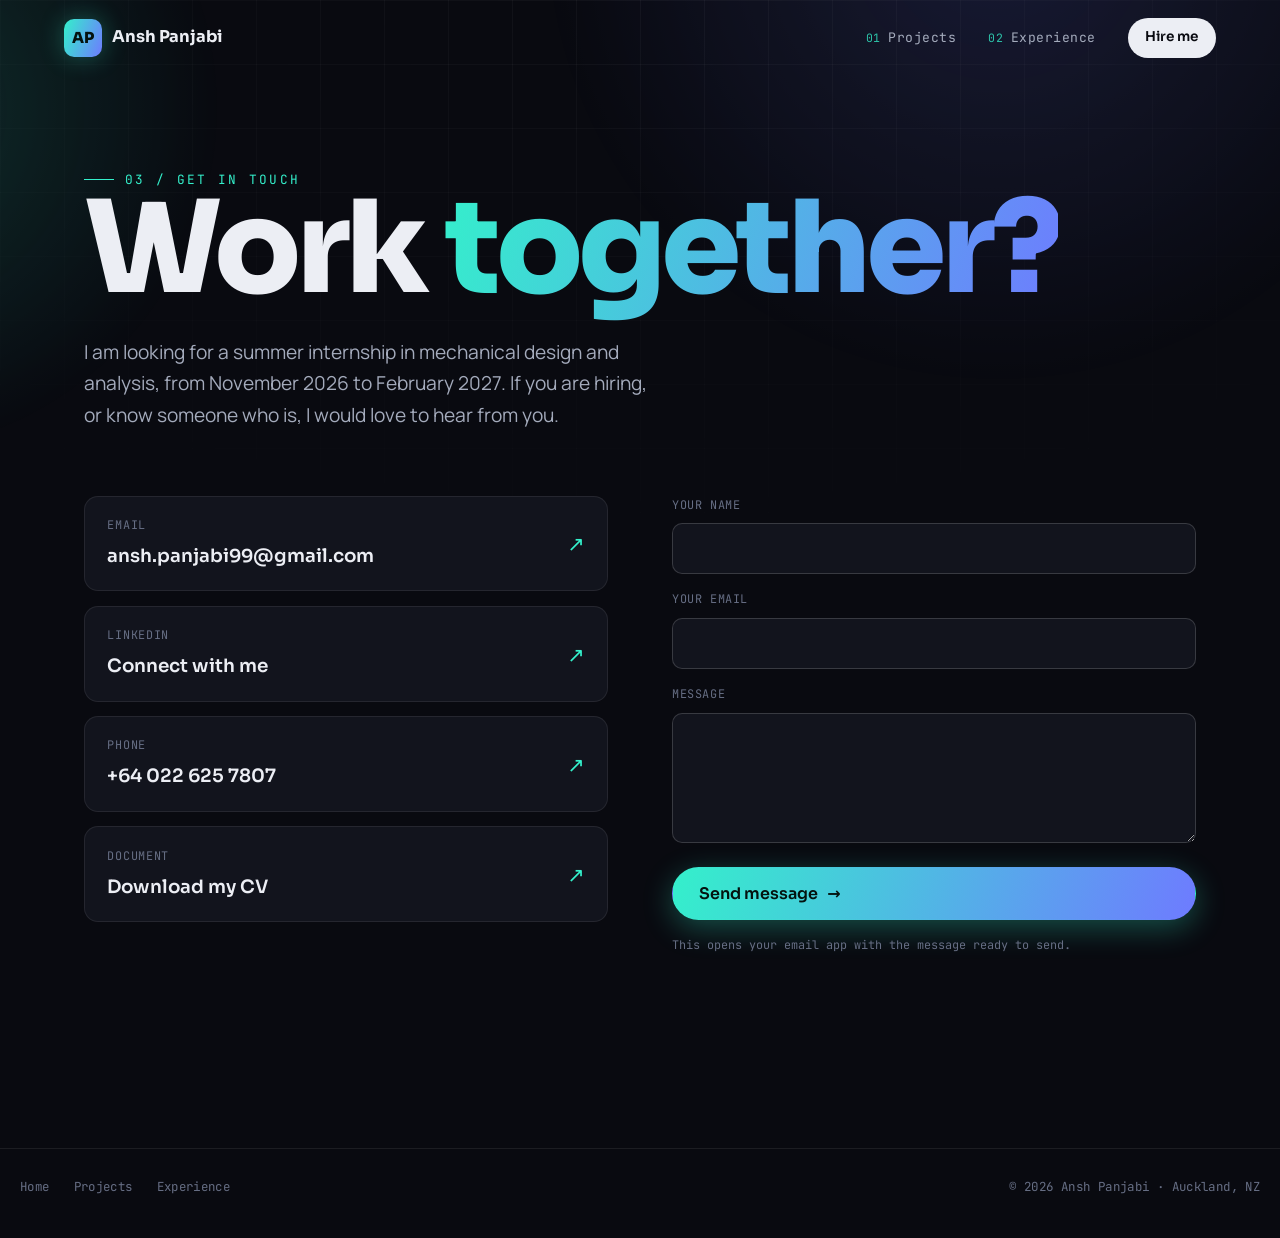
<file: contact.html>
<!DOCTYPE html>
<html lang="en-NZ" class="no-js">
<head>
<meta charset="UTF-8">
<meta name="viewport" content="width=device-width, initial-scale=1.0">
<title>Contact | Ansh Panjabi</title>
<meta name="description" content="Get in touch with Ansh Panjabi about a summer mechanical engineering internship, Nov 2026 to Feb 2027.">
<link rel="preconnect" href="https://fonts.googleapis.com">
<link rel="preconnect" href="https://fonts.gstatic.com" crossorigin>
<link href="https://fonts.googleapis.com/css2?family=Sora:wght@400;500;600;700;800&family=Manrope:wght@400;500;600;700&family=JetBrains+Mono:wght@400;500&display=swap" rel="stylesheet">
<link rel="stylesheet" href="styles.css">
<script>document.documentElement.classList.remove('no-js');document.documentElement.classList.add('js');</script>
</head>
<body>

<nav class="nav">
  <a class="brand" href="index.html"><span class="mark">AP</span><b>Ansh Panjabi</b></a>
  <div class="nav-links">
    <a href="projects.html"><span class="ix">01</span> Projects</a>
    <a href="experience.html"><span class="ix">02</span> Experience</a>
    <a class="cta" href="contact.html">Hire me</a>
  </div>
  <button class="nav-toggle" aria-label="Open menu" aria-expanded="false"><span></span><span></span><span></span></button>
</nav>

<div class="nav-overlay" aria-hidden="true">
  <a href="projects.html"><span class="ix">01</span> Projects</a>
  <a href="experience.html"><span class="ix">02</span> Experience</a>
  <a href="contact.html"><span class="ix">03</span> Contact</a>
</div>

<header class="contact-hero wrap">
  <span class="eyebrow hero-anim" style="--hd:.05s">03 / Get in touch</span>
  <h1 class="hero-anim" style="--hd:.15s">Work <em>together?</em></h1>
  <p class="hero-anim" style="--hd:.3s">I am looking for a summer internship in mechanical design and analysis, from November 2026 to February 2027. If you are hiring, or know someone who is, I would love to hear from you.</p>
</header>

<main class="wrap" style="padding-bottom:clamp(3rem,8vw,6rem);">
  <div class="contact-grid">

    <div class="channels reveal">
      <a class="channel" href="mailto:ansh.panjabi99@gmail.com">
        <span><span class="lab">Email</span><span class="val">ansh.panjabi99@gmail.com</span></span>
        <span class="arr">&#8599;</span>
      </a>
      <a class="channel" href="https://www.linkedin.com/in/YOUR-LINKEDIN" target="_blank" rel="noopener">
        <span><span class="lab">LinkedIn</span><span class="val">Connect with me</span></span>
        <span class="arr">&#8599;</span>
      </a>
      <a class="channel" href="tel:+64226257807">
        <span><span class="lab">Phone</span><span class="val">+64 022 625 7807</span></span>
        <span class="arr">&#8599;</span>
      </a>
      <a class="channel" href="Ansh_Panjabi_CV.pdf" target="_blank" rel="noopener">
        <span><span class="lab">Document</span><span class="val">Download my CV</span></span>
        <span class="arr">&#8599;</span>
      </a>
    </div>

    <div class="reveal" style="--d:.1s">
      <form class="contact-form" id="contact-form">
        <div class="field">
          <label for="cf-name">Your name</label>
          <input id="cf-name" name="name" type="text" autocomplete="name" required>
        </div>
        <div class="field">
          <label for="cf-email">Your email</label>
          <input id="cf-email" name="email" type="email" autocomplete="email" required>
        </div>
        <div class="field">
          <label for="cf-msg">Message</label>
          <textarea id="cf-msg" name="message" required></textarea>
        </div>
        <button class="btn btn-primary" type="submit">Send message <span class="arr">&rarr;</span></button>
        <p class="form-note">This opens your email app with the message ready to send.</p>
      </form>
    </div>

  </div>
</main>

<footer class="foot">
  <div class="foot-bar wrap" style="border-top:0;">
    <div class="links">
      <a href="index.html">Home</a>
      <a href="projects.html">Projects</a>
      <a href="experience.html">Experience</a>
    </div>
    <span>© <span id="year">2026</span> Ansh Panjabi · Auckland, NZ</span>
  </div>
</footer>

<script src="script.js"></script>
</body>
</html>
</file>
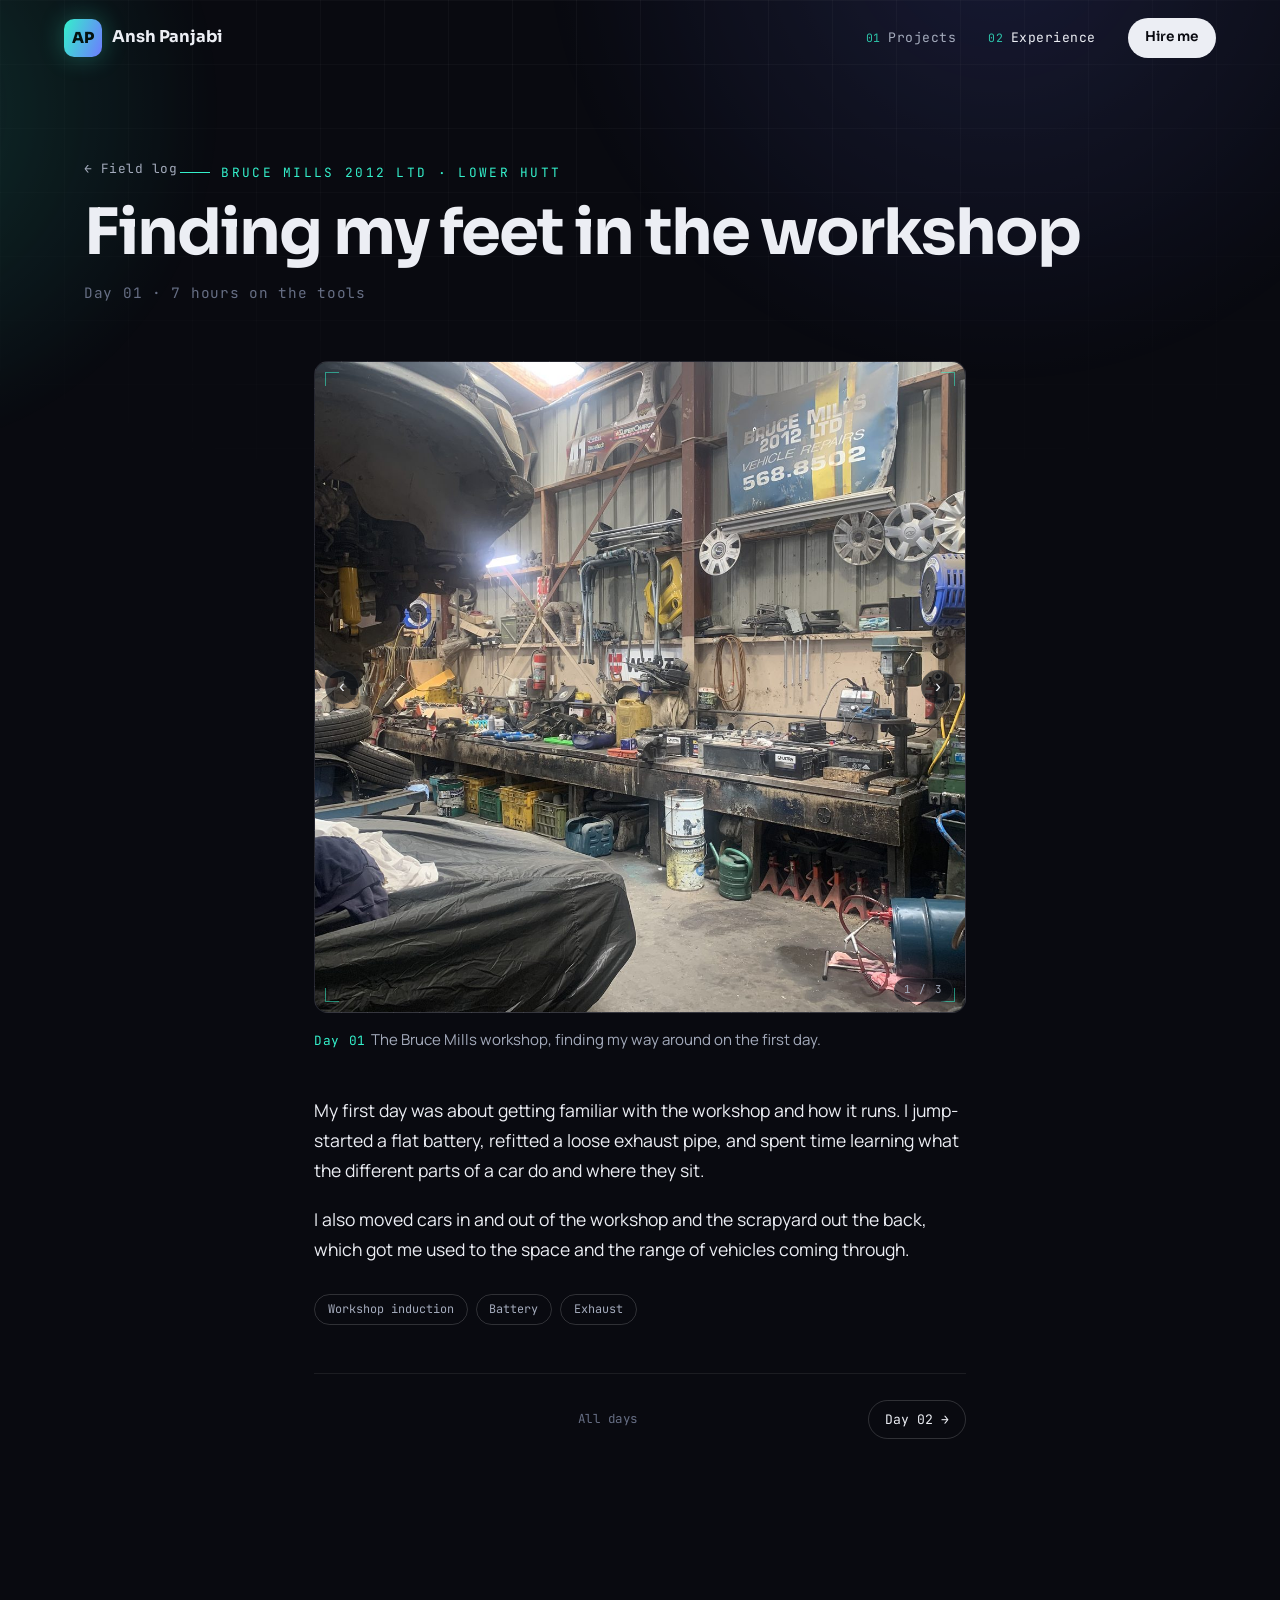
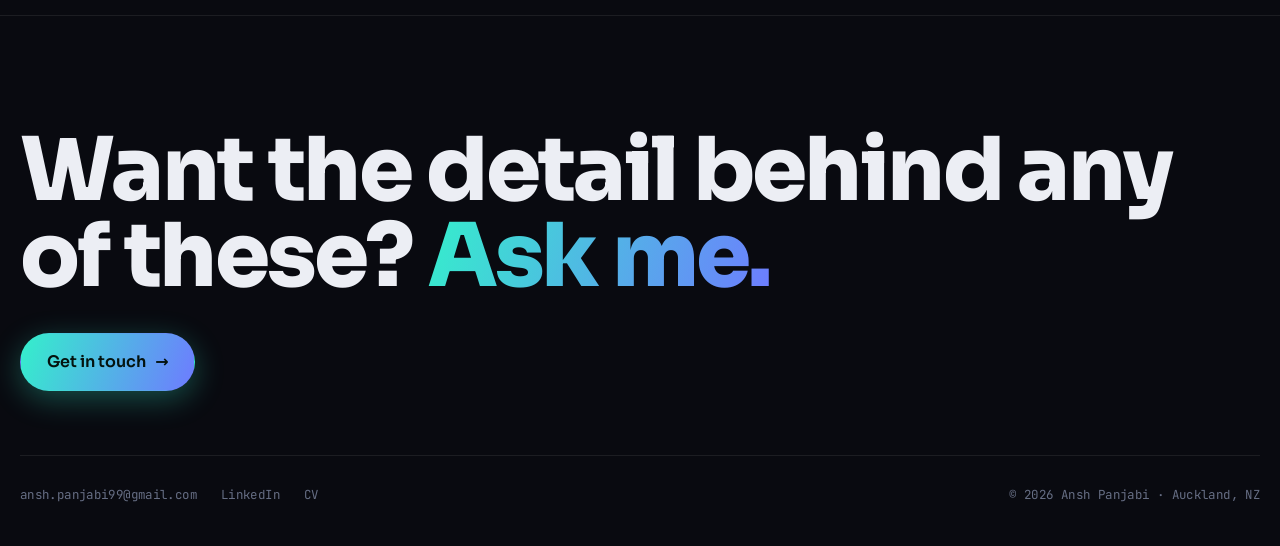
<file: day.html>
<!DOCTYPE html>
<html lang="en-NZ" class="no-js">
<head>
<meta charset="UTF-8">
<meta name="viewport" content="width=device-width, initial-scale=1.0">
<title>Field log | Ansh Panjabi</title>
<meta name="description" content="A day from Ansh Panjabi's mechanical internship at Bruce Mills 2012 Ltd: the work, the tools, and the photos.">
<link rel="preconnect" href="https://fonts.googleapis.com">
<link rel="preconnect" href="https://fonts.gstatic.com" crossorigin>
<link href="https://fonts.googleapis.com/css2?family=Sora:wght@400;500;600;700;800&family=Manrope:wght@400;500;600;700&family=JetBrains+Mono:wght@400;500&display=swap" rel="stylesheet">
<link rel="stylesheet" href="styles.css">
<script>document.documentElement.classList.remove('no-js');document.documentElement.classList.add('js');</script>
</head>
<body>

<nav class="nav">
  <a class="brand" href="index.html"><span class="mark">AP</span><b>Ansh Panjabi</b></a>
  <div class="nav-links">
    <a href="projects.html"><span class="ix">01</span> Projects</a>
    <a href="experience.html" aria-current="page"><span class="ix">02</span> Experience</a>
    <a class="cta" href="contact.html">Hire me</a>
  </div>
  <button class="nav-toggle" aria-label="Open menu" aria-expanded="false"><span></span><span></span><span></span></button>
</nav>

<div class="nav-overlay" aria-hidden="true">
  <a href="projects.html"><span class="ix">01</span> Projects</a>
  <a href="experience.html"><span class="ix">02</span> Experience</a>
  <a href="contact.html"><span class="ix">03</span> Contact</a>
</div>

<header class="page-top wrap">
  <a class="back-link" href="experience.html"><span class="ar">&larr;</span> Field log</a>
  <span class="eyebrow" style="margin-top:1.1rem;">Bruce Mills 2012 Ltd &middot; Lower Hutt</span>
  <h2 id="day-title" style="font-family:var(--font-display); font-weight:700; font-size:clamp(2.2rem,6vw,4rem); line-height:1.04; letter-spacing:-.03em; margin-top:1.1rem;">&nbsp;</h2>
  <p id="day-meta" class="day-meta mono">&nbsp;</p>
</header>

<main class="wrap day-wrap">
  <noscript><p style="color:var(--text-dim);">This page needs JavaScript to load the day's write-up and photos. You can head <a href="experience.html">back to the field log</a>.</p></noscript>
  <div id="day-media" class="day-media"></div>
  <div id="day-body" class="day-body"></div>
  <nav id="day-nav" class="day-nav" aria-label="Move between days"></nav>
</main>

<footer class="foot">
  <div class="foot-cta wrap">
    <h2>Want the detail behind any of these? <em>Ask me.</em></h2>
    <a class="btn btn-primary" href="contact.html">Get in touch <span class="arr">&rarr;</span></a>
  </div>
  <div class="foot-bar wrap">
    <div class="links">
      <a href="mailto:ansh.panjabi99@gmail.com">ansh.panjabi99@gmail.com</a>
      <a href="https://www.linkedin.com/in/ansh-panjabi-087a18276" target="_blank" rel="noopener">LinkedIn</a>
      <a href="Ansh_Panjabi_CV.pdf" target="_blank" rel="noopener">CV</a>
    </div>
    <span>&copy; <span id="year">2026</span> Ansh Panjabi &middot; Auckland, NZ</span>
  </div>
</footer>

<!-- day content is data-driven: render BEFORE script.js so its slideshow/lightbox pick up the generated frame -->
<script src="intern-days.js"></script>
<script>
(function(){
  var DAYS = window.INTERN_DAYS || {};
  var params = new URLSearchParams(window.location.search);
  var n = parseInt(params.get('day'), 10);
  if(!DAYS[n]) n = 1;
  var d = DAYS[n];
  var pad = (n < 10 ? '0' : '') + n;
  var MID = ' \u00B7 ';

  document.title = 'Day ' + pad + MID + d.title + ' | Ansh Panjabi';

  var titleEl = document.getElementById('day-title');
  var metaEl = document.getElementById('day-meta');
  if(titleEl) titleEl.textContent = d.title;
  if(metaEl) metaEl.textContent = 'Day ' + pad + (d.hours ? MID + d.hours + ' hours on the tools' : '');

  /* ---- media ---- */
  var media = document.getElementById('day-media');
  var imgs = d.images || [];
  if(media){
    if(imgs.length === 0){
      media.innerHTML = '<div class="day-empty"><span class="mono">Photos from this day are on the way.</span></div>';
    } else {
      var slidesHTML = imgs.map(function(im, i){
        return '<img class="slide' + (i===0 ? ' active' : '') + '" src="' + im.src +
               '" alt="Day ' + pad + ', Bruce Mills field log" data-day="Day ' + pad +
               '" data-cap="' + im.cap + '">';
      }).join('');
      var controls = '', capTarget = '';
      if(imgs.length > 1){
        controls = '<button class="slide-btn prev" aria-label="Previous image">\u2039</button>' +
                   '<button class="slide-btn next" aria-label="Next image">\u203A</button>' +
                   '<span class="slide-count mono">1 / ' + imgs.length + '</span>';
        capTarget = ' data-cap-target=".day-cap"';
      }
      var corners = '<i class="corner tl"></i><i class="corner tr"></i><i class="corner bl"></i><i class="corner br"></i>';
      media.innerHTML =
        '<div class="frame" style="aspect-ratio:1/1;" data-slides' + capTarget + '>' +
          slidesHTML + controls + corners +
        '</div>' +
        '<p class="day-cap"><span class="intern-cap-day mono">Day ' + pad +
          '</span> <span class="intern-cap-text">' + imgs[0].cap + '</span></p>';
    }
  }

  /* ---- body ---- */
  var body = document.getElementById('day-body');
  if(body){
    var paras = (d.body || []).map(function(p){ return '<p class="desc">' + p + '</p>'; }).join('');
    var tags = (d.tags || []).map(function(t){ return '<span class="tag">' + t + '</span>'; }).join('');
    body.innerHTML = paras + (tags ? '<div class="tags">' + tags + '</div>' : '');
  }

  /* ---- prev / all / next ---- */
  var navEl = document.getElementById('day-nav');
  if(navEl){
    function lbl(x){ return 'Day ' + ((x < 10 ? '0' : '') + x); }
    var prev = n > 1
      ? '<a class="day-move" href="day.html?day=' + (n-1) + '"><span class="ar">\u2190</span> ' + lbl(n-1) + '</a>'
      : '<span class="day-move disabled" aria-hidden="true"></span>';
    var next = n < 19
      ? '<a class="day-move" href="day.html?day=' + (n+1) + '">' + lbl(n+1) + ' <span class="ar">\u2192</span></a>'
      : '<span class="day-move disabled" aria-hidden="true"></span>';
    navEl.innerHTML = prev + '<a class="day-all" href="experience.html">All days</a>' + next;
  }
})();
</script>
<script src="script.js"></script>
</body>
</html>
</file>
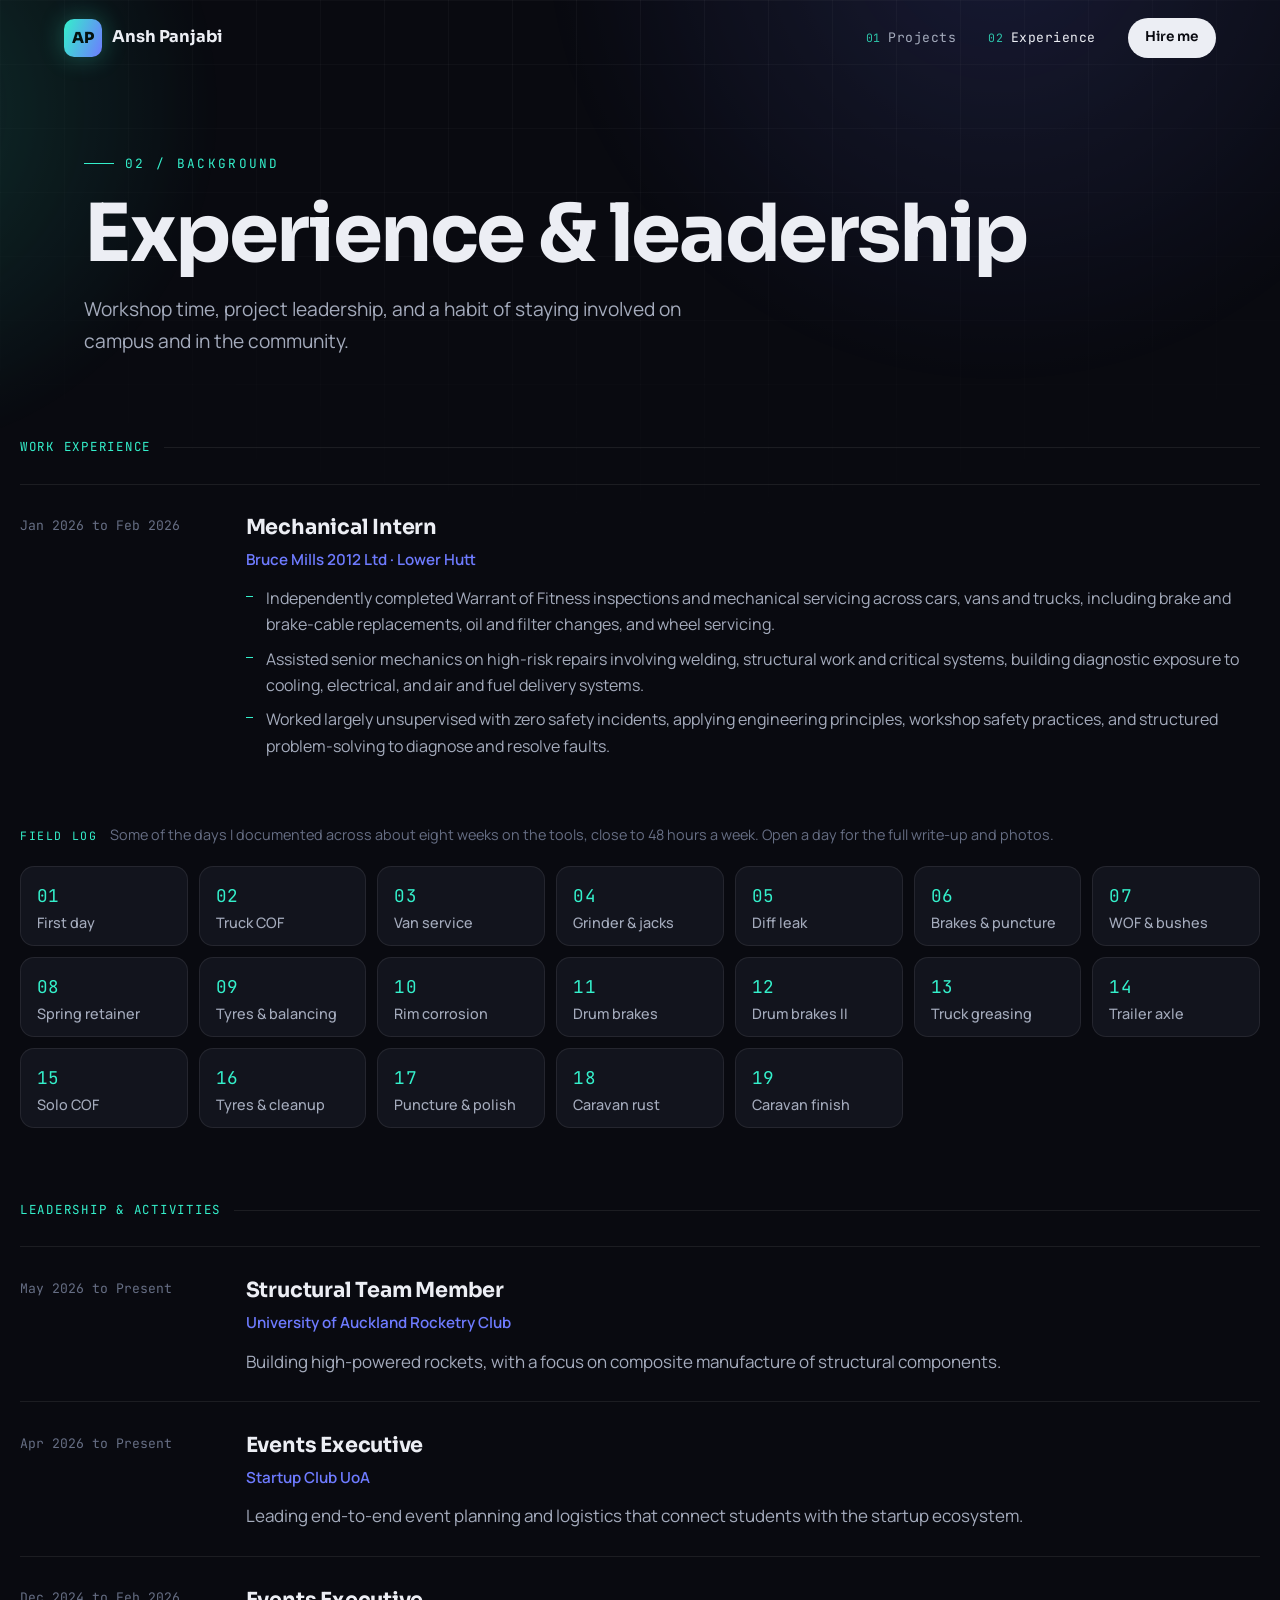
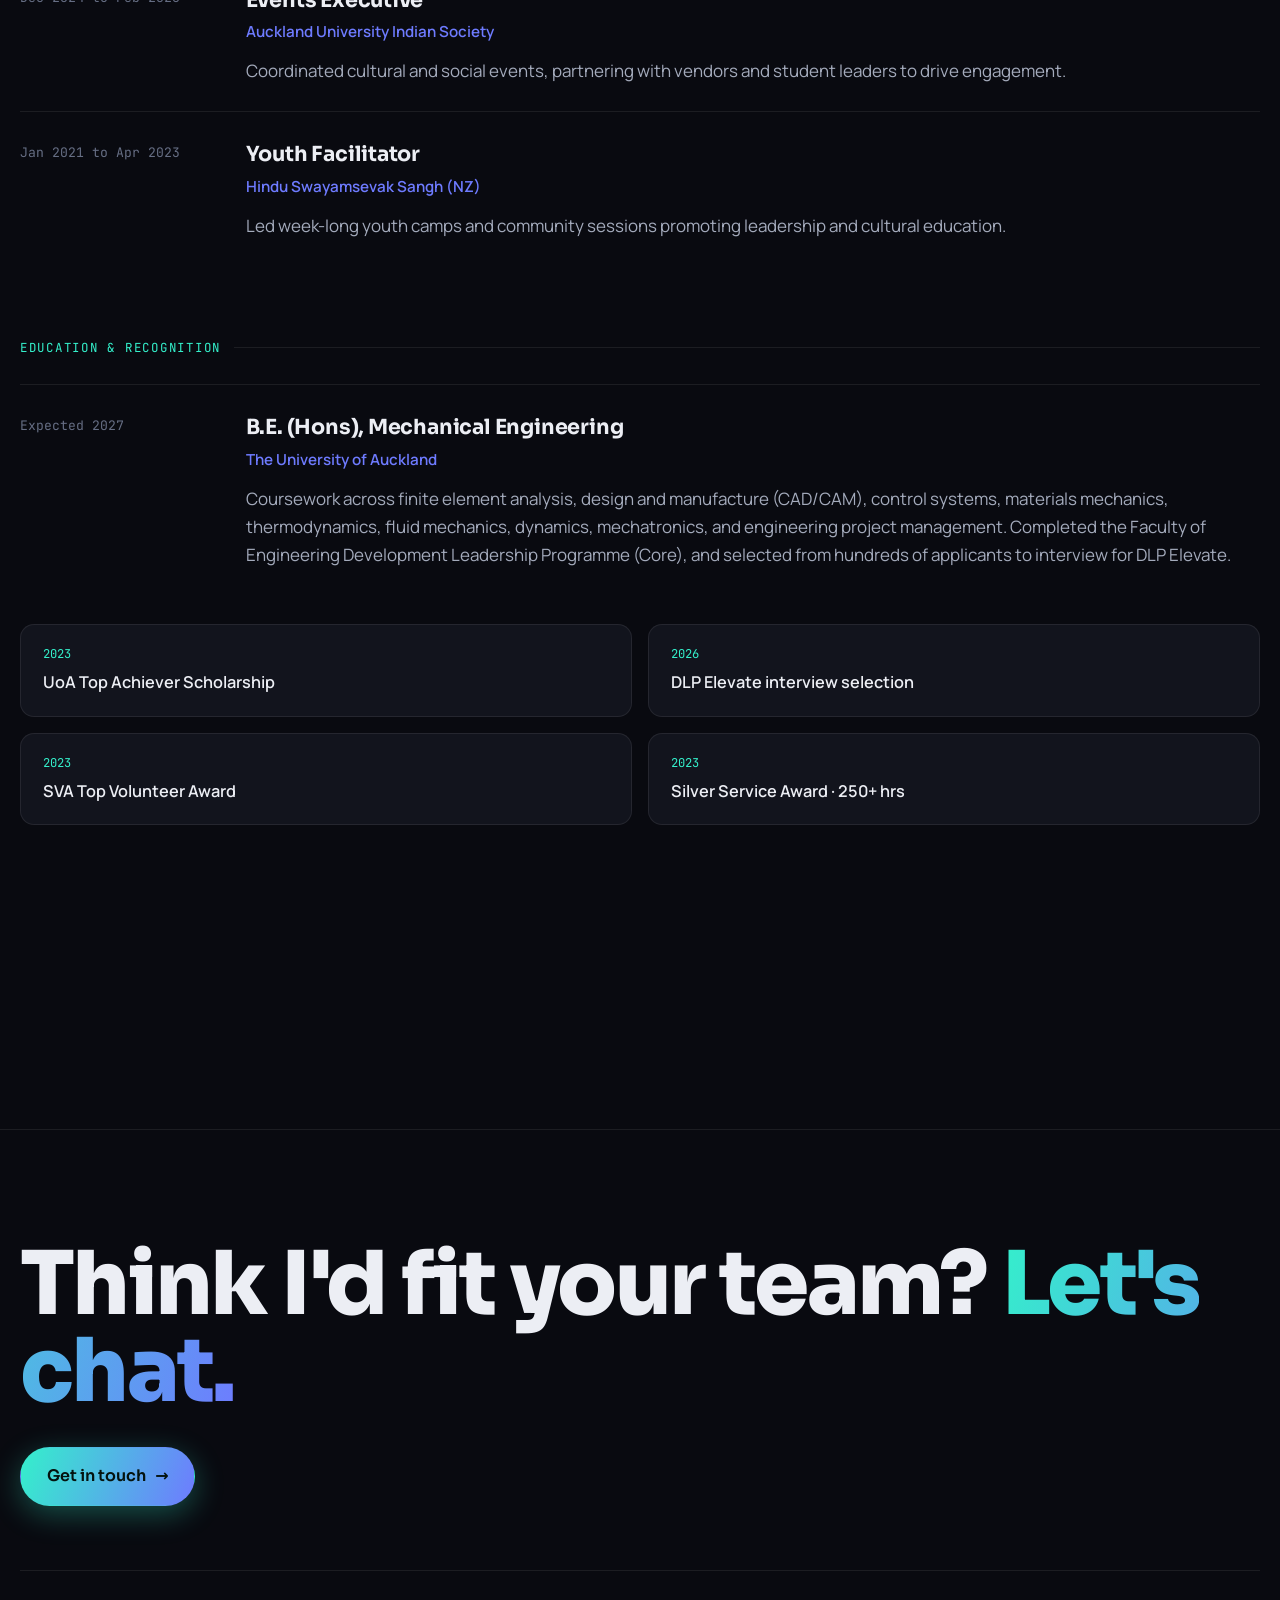
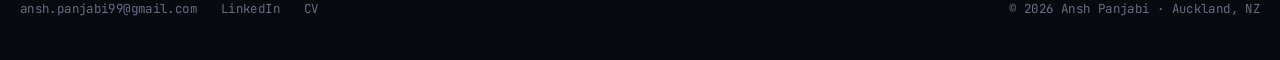
<file: experience.html>
<!DOCTYPE html>
<html lang="en-NZ" class="no-js">
<head>
<meta charset="UTF-8">
<meta name="viewport" content="width=device-width, initial-scale=1.0">
<title>Experience | Ansh Panjabi</title>
<meta name="description" content="Experience, leadership, volunteering, and awards for Ansh Panjabi, Mechanical Engineering (Hons) student at the University of Auckland.">
<link rel="preconnect" href="https://fonts.googleapis.com">
<link rel="preconnect" href="https://fonts.gstatic.com" crossorigin>
<link href="https://fonts.googleapis.com/css2?family=Sora:wght@400;500;600;700;800&family=Manrope:wght@400;500;600;700&family=JetBrains+Mono:wght@400;500&display=swap" rel="stylesheet">
<link rel="stylesheet" href="styles.css">
<script>document.documentElement.classList.remove('no-js');document.documentElement.classList.add('js');</script>
</head>
<body>

<nav class="nav">
  <a class="brand" href="index.html"><span class="mark">AP</span><b>Ansh Panjabi</b></a>
  <div class="nav-links">
    <a href="projects.html"><span class="ix">01</span> Projects</a>
    <a href="experience.html" aria-current="page"><span class="ix">02</span> Experience</a>
    <a class="cta" href="contact.html">Hire me</a>
  </div>
  <button class="nav-toggle" aria-label="Open menu" aria-expanded="false"><span></span><span></span><span></span></button>
</nav>

<div class="nav-overlay" aria-hidden="true">
  <a href="projects.html"><span class="ix">01</span> Projects</a>
  <a href="experience.html"><span class="ix">02</span> Experience</a>
  <a href="contact.html"><span class="ix">03</span> Contact</a>
</div>

<header class="page-top wrap">
  <span class="eyebrow hero-anim" style="--hd:.05s">02 / Background</span>
  <h2 class="hero-anim" style="--hd:.15s; font-family:var(--font-display); font-weight:700; font-size:clamp(2.4rem,7vw,5rem); line-height:1.02; letter-spacing:-.03em; margin-top:1.2rem;">Experience &amp; leadership</h2>
  <p class="hero-anim" style="--hd:.3s; color:var(--text-dim); font-size:1.2rem; max-width:54ch; margin-top:1.2rem;">Workshop time, project leadership, and a habit of staying involved on campus and in the community.</p>
</header>

<main class="wrap section" style="padding-top:clamp(2.5rem,6vw,4rem);">

  <!-- WORK -->
  <div class="xp-group reveal">
    <div class="xp-label">Work experience</div>
    <div class="xp">
      <div class="when mono">Jan 2026 to Feb 2026</div>
      <div>
        <h3>Mechanical Intern</h3>
        <p class="org">Bruce Mills 2012 Ltd · Lower Hutt</p>
        <ul>
          <li>Independently completed Warrant of Fitness inspections and mechanical servicing across cars, vans and trucks, including brake and brake-cable replacements, oil and filter changes, and wheel servicing.</li>
          <li>Assisted senior mechanics on high-risk repairs involving welding, structural work and critical systems, building diagnostic exposure to cooling, electrical, and air and fuel delivery systems.</li>
          <li>Worked largely unsupervised with zero safety incidents, applying engineering principles, workshop safety practices, and structured problem-solving to diagnose and resolve faults.</li>
        </ul>
      </div>
    </div>

    <!-- FIELD LOG: day-by-day, each button opens its own page -->
    <div class="field-log reveal">
      <div class="field-log-head">
        <span class="lbl">Field log</span>
        <span class="sub">Some of the days I documented across about eight weeks on the tools, close to 48 hours a week. Open a day for the full write-up and photos.</span>
      </div>
      <div class="day-buttons">
        <a class="day-btn" href="day.html?day=1"><span class="dn mono">01</span><span class="dl">First day</span></a>
        <a class="day-btn" href="day.html?day=2"><span class="dn mono">02</span><span class="dl">Truck COF</span></a>
        <a class="day-btn" href="day.html?day=3"><span class="dn mono">03</span><span class="dl">Van service</span></a>
        <a class="day-btn" href="day.html?day=4"><span class="dn mono">04</span><span class="dl">Grinder & jacks</span></a>
        <a class="day-btn" href="day.html?day=5"><span class="dn mono">05</span><span class="dl">Diff leak</span></a>
        <a class="day-btn" href="day.html?day=6"><span class="dn mono">06</span><span class="dl">Brakes & puncture</span></a>
        <a class="day-btn" href="day.html?day=7"><span class="dn mono">07</span><span class="dl">WOF & bushes</span></a>
        <a class="day-btn" href="day.html?day=8"><span class="dn mono">08</span><span class="dl">Spring retainer</span></a>
        <a class="day-btn" href="day.html?day=9"><span class="dn mono">09</span><span class="dl">Tyres & balancing</span></a>
        <a class="day-btn" href="day.html?day=10"><span class="dn mono">10</span><span class="dl">Rim corrosion</span></a>
        <a class="day-btn" href="day.html?day=11"><span class="dn mono">11</span><span class="dl">Drum brakes</span></a>
        <a class="day-btn" href="day.html?day=12"><span class="dn mono">12</span><span class="dl">Drum brakes II</span></a>
        <a class="day-btn" href="day.html?day=13"><span class="dn mono">13</span><span class="dl">Truck greasing</span></a>
        <a class="day-btn" href="day.html?day=14"><span class="dn mono">14</span><span class="dl">Trailer axle</span></a>
        <a class="day-btn" href="day.html?day=15"><span class="dn mono">15</span><span class="dl">Solo COF</span></a>
        <a class="day-btn" href="day.html?day=16"><span class="dn mono">16</span><span class="dl">Tyres & cleanup</span></a>
        <a class="day-btn" href="day.html?day=17"><span class="dn mono">17</span><span class="dl">Puncture & polish</span></a>
        <a class="day-btn" href="day.html?day=18"><span class="dn mono">18</span><span class="dl">Caravan rust</span></a>
        <a class="day-btn" href="day.html?day=19"><span class="dn mono">19</span><span class="dl">Caravan finish</span></a>
      </div>
    </div>

  </div>

  <!-- LEADERSHIP -->
  <div class="xp-group reveal">
    <div class="xp-label">Leadership &amp; activities</div>
    <div class="xp">
      <div class="when mono">May 2026 to Present</div>
      <div>
        <h3>Structural Team Member</h3>
        <p class="org">University of Auckland Rocketry Club</p>
        <p>Building high-powered rockets, with a focus on composite manufacture of structural components.</p>
      </div>
    </div>
    <div class="xp">
      <div class="when mono">Apr 2026 to Present</div>
      <div>
        <h3>Events Executive</h3>
        <p class="org">Startup Club UoA</p>
        <p>Leading end-to-end event planning and logistics that connect students with the startup ecosystem.</p>
      </div>
    </div>
    <div class="xp">
      <div class="when mono">Dec 2024 to Feb 2026</div>
      <div>
        <h3>Events Executive</h3>
        <p class="org">Auckland University Indian Society</p>
        <p>Coordinated cultural and social events, partnering with vendors and student leaders to drive engagement.</p>
      </div>
    </div>
    <div class="xp">
      <div class="when mono">Jan 2021 to Apr 2023</div>
      <div>
        <h3>Youth Facilitator</h3>
        <p class="org">Hindu Swayamsevak Sangh (NZ)</p>
        <p>Led week-long youth camps and community sessions promoting leadership and cultural education.</p>
      </div>
    </div>
  </div>

  <!-- EDUCATION / AWARDS -->
  <div class="xp-group reveal">
    <div class="xp-label">Education &amp; recognition</div>
    <div class="xp">
      <div class="when mono">Expected 2027</div>
      <div>
        <h3>B.E. (Hons), Mechanical Engineering</h3>
        <p class="org">The University of Auckland</p>
        <p>Coursework across finite element analysis, design and manufacture (CAD/CAM), control systems, materials mechanics, thermodynamics, fluid mechanics, dynamics, mechatronics, and engineering project management. Completed the Faculty of Engineering Development Leadership Programme (Core), and selected from hundreds of applicants to interview for DLP Elevate.</p>
      </div>
    </div>
    <div style="margin-top:1.8rem;">
      <div class="awards">
        <div class="aw"><div class="yr mono">2023</div><div class="nm">UoA Top Achiever Scholarship</div></div>
        <div class="aw"><div class="yr mono">2026</div><div class="nm">DLP Elevate interview selection</div></div>
        <div class="aw"><div class="yr mono">2023</div><div class="nm">SVA Top Volunteer Award</div></div>
        <div class="aw"><div class="yr mono">2023</div><div class="nm">Silver Service Award · 250+ hrs</div></div>
      </div>
    </div>
  </div>

</main>

<footer class="foot">
  <div class="foot-cta wrap reveal">
    <h2>Think I'd fit your team? <em>Let's chat.</em></h2>
    <a class="btn btn-primary" href="contact.html">Get in touch <span class="arr">&rarr;</span></a>
  </div>
  <div class="foot-bar wrap">
    <div class="links">
      <a href="mailto:ansh.panjabi99@gmail.com">ansh.panjabi99@gmail.com</a>
      <a href="https://www.linkedin.com/in/YOUR-LINKEDIN" target="_blank" rel="noopener">LinkedIn</a>
      <a href="Ansh_Panjabi_CV.pdf" target="_blank" rel="noopener">CV</a>
    </div>
    <span>© <span id="year">2026</span> Ansh Panjabi · Auckland, NZ</span>
  </div>
</footer>

<script src="script.js"></script>
</body>
</html>
</file>
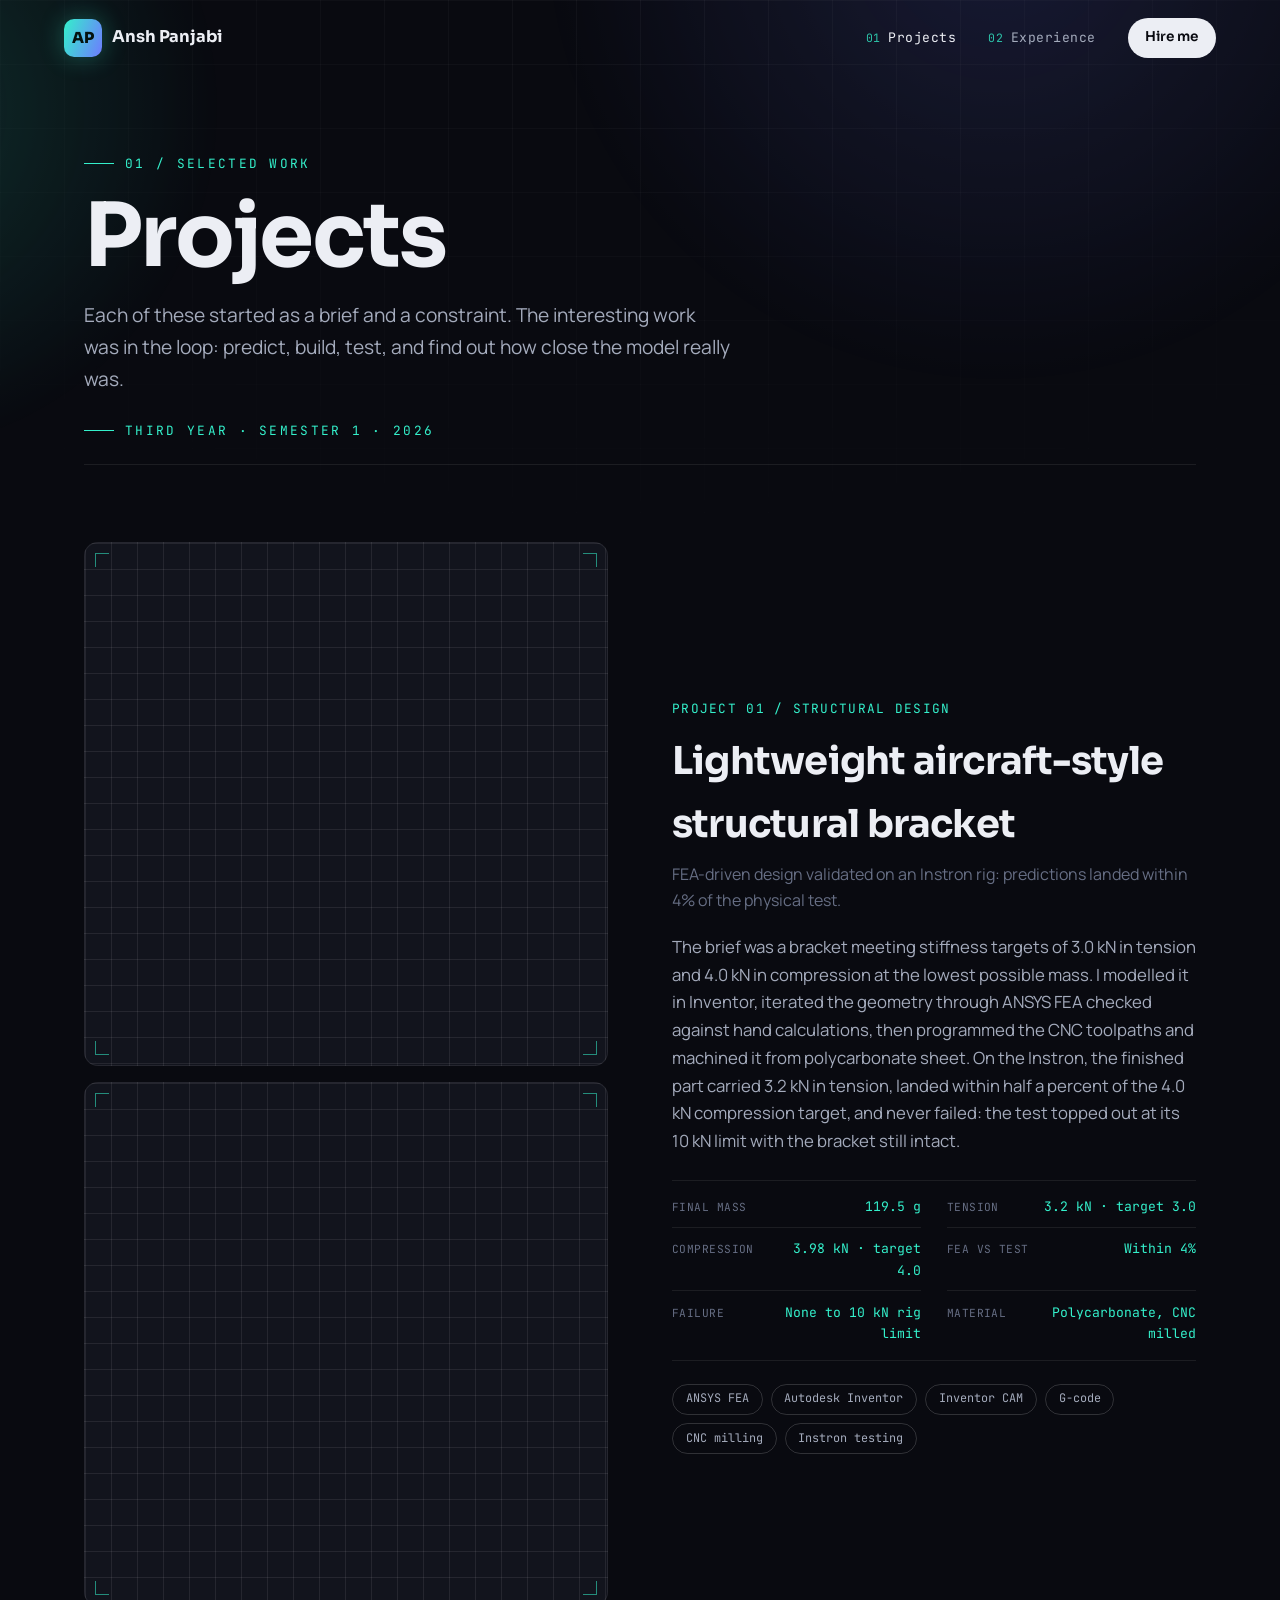
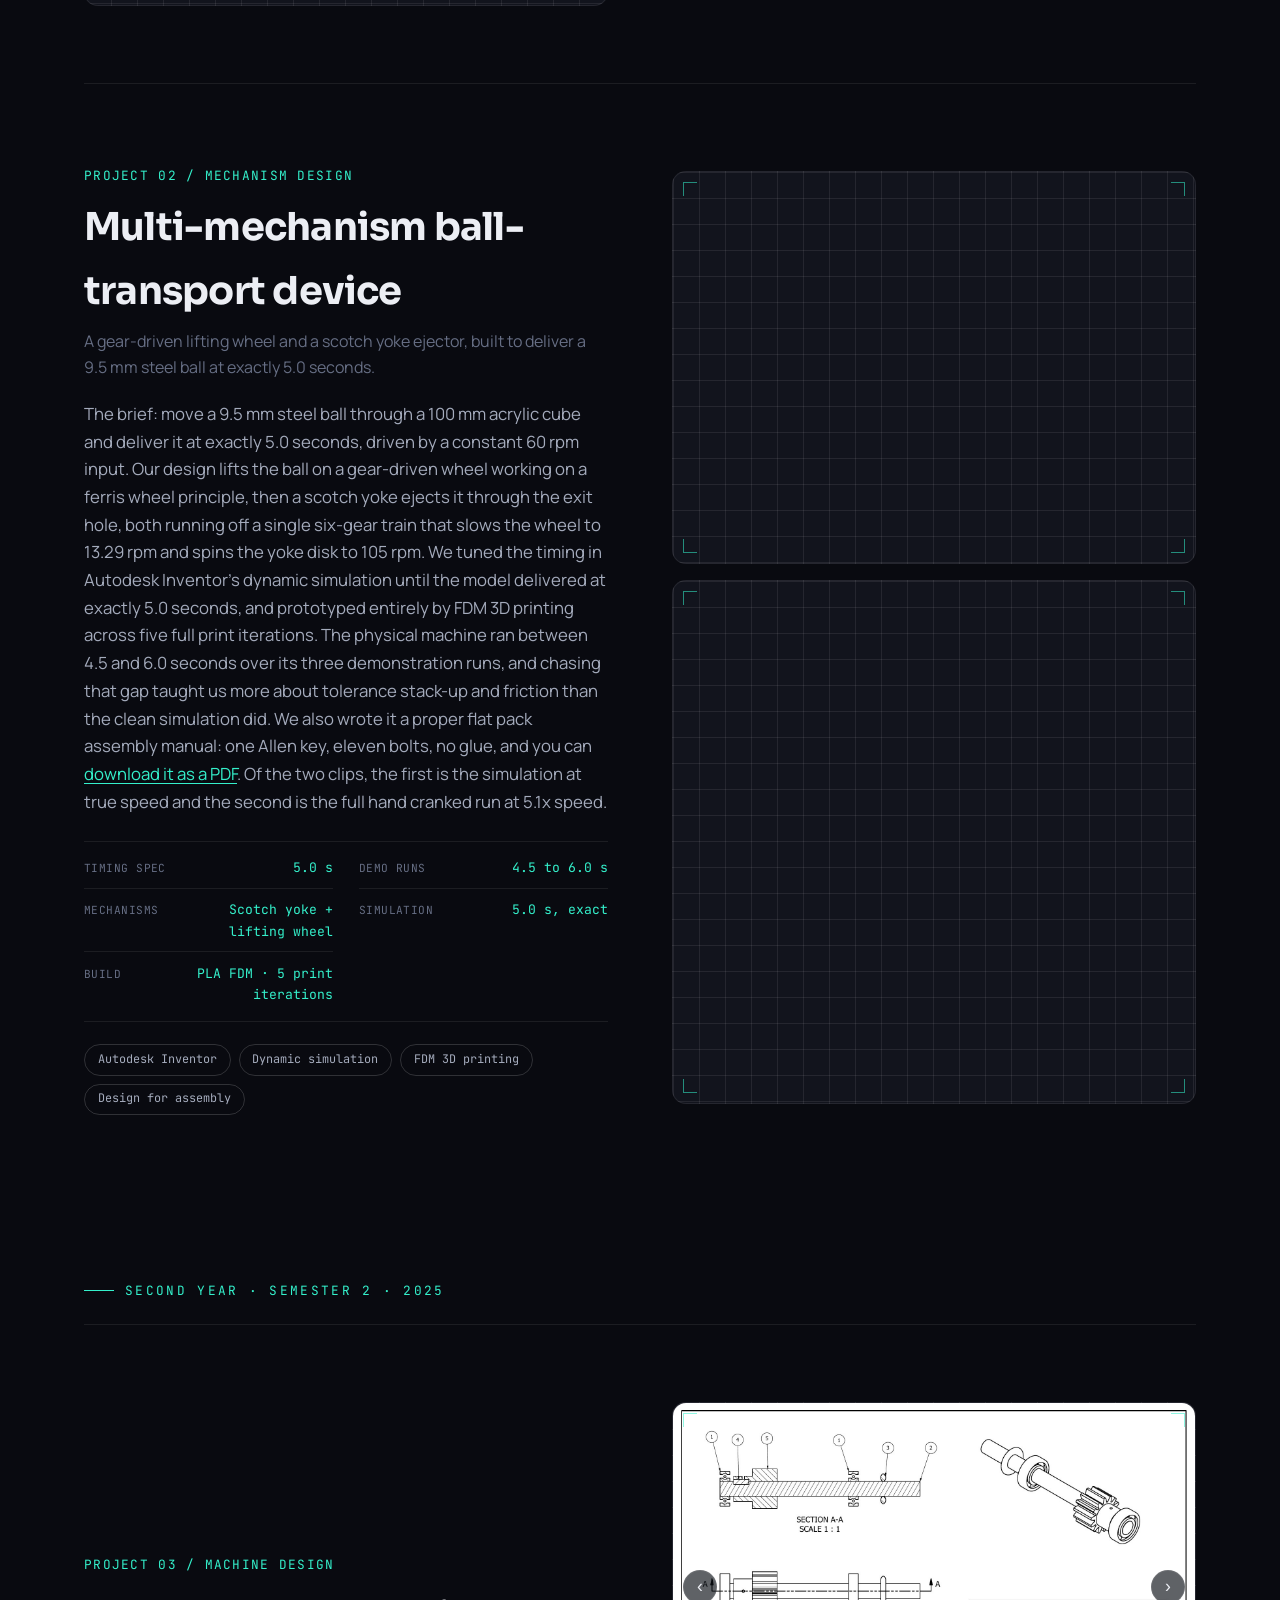
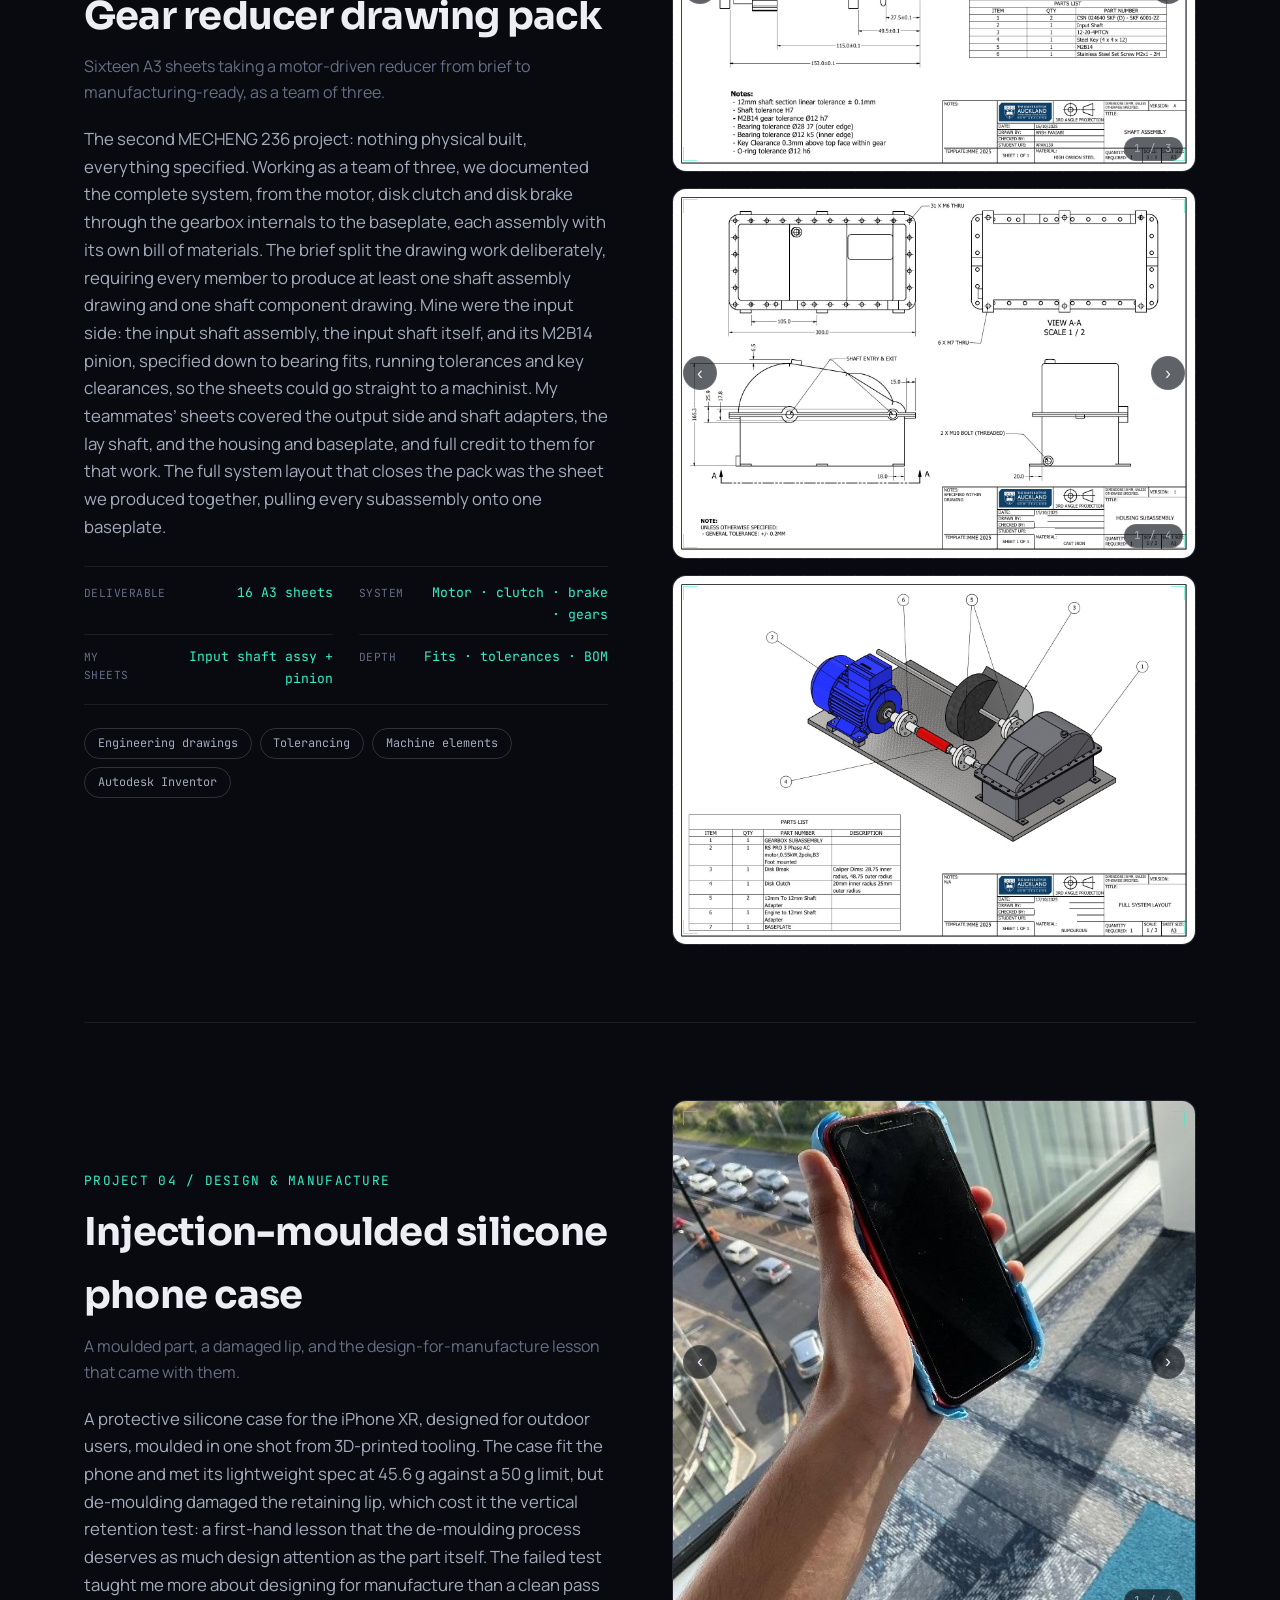
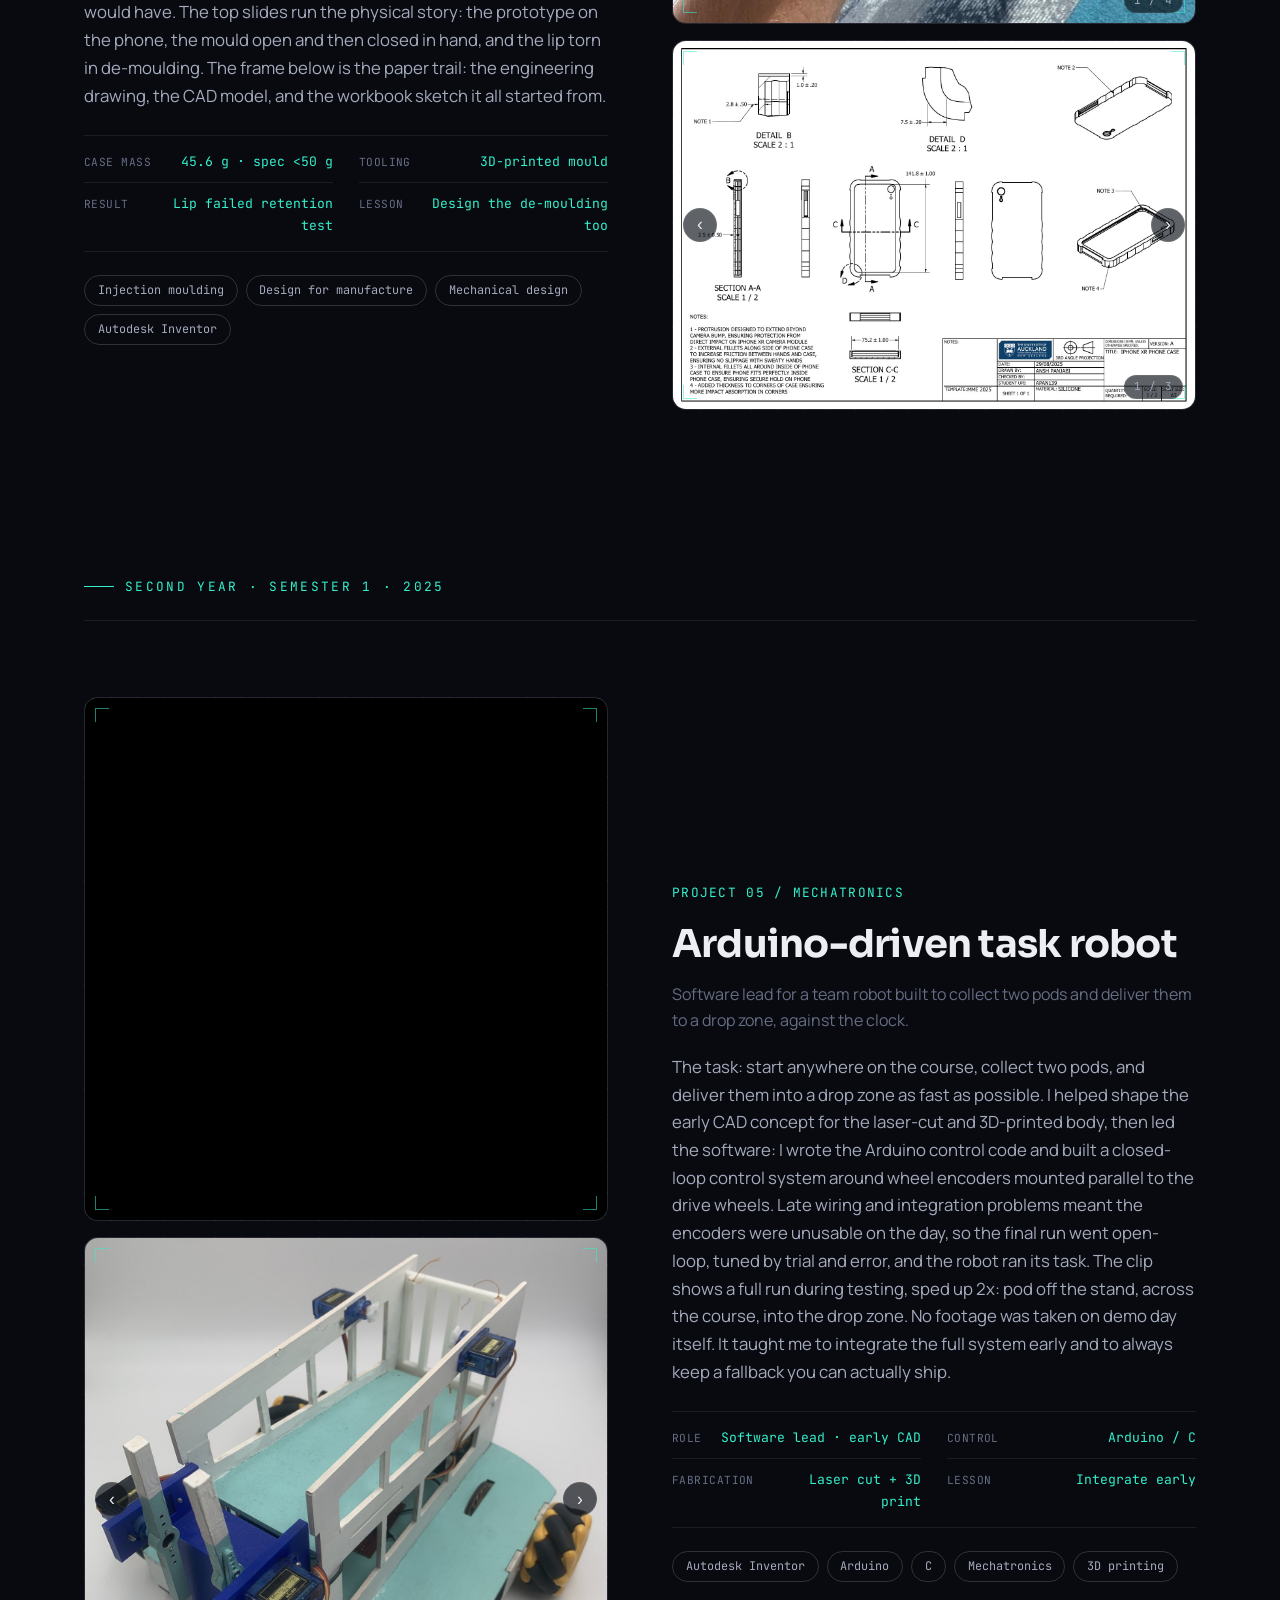
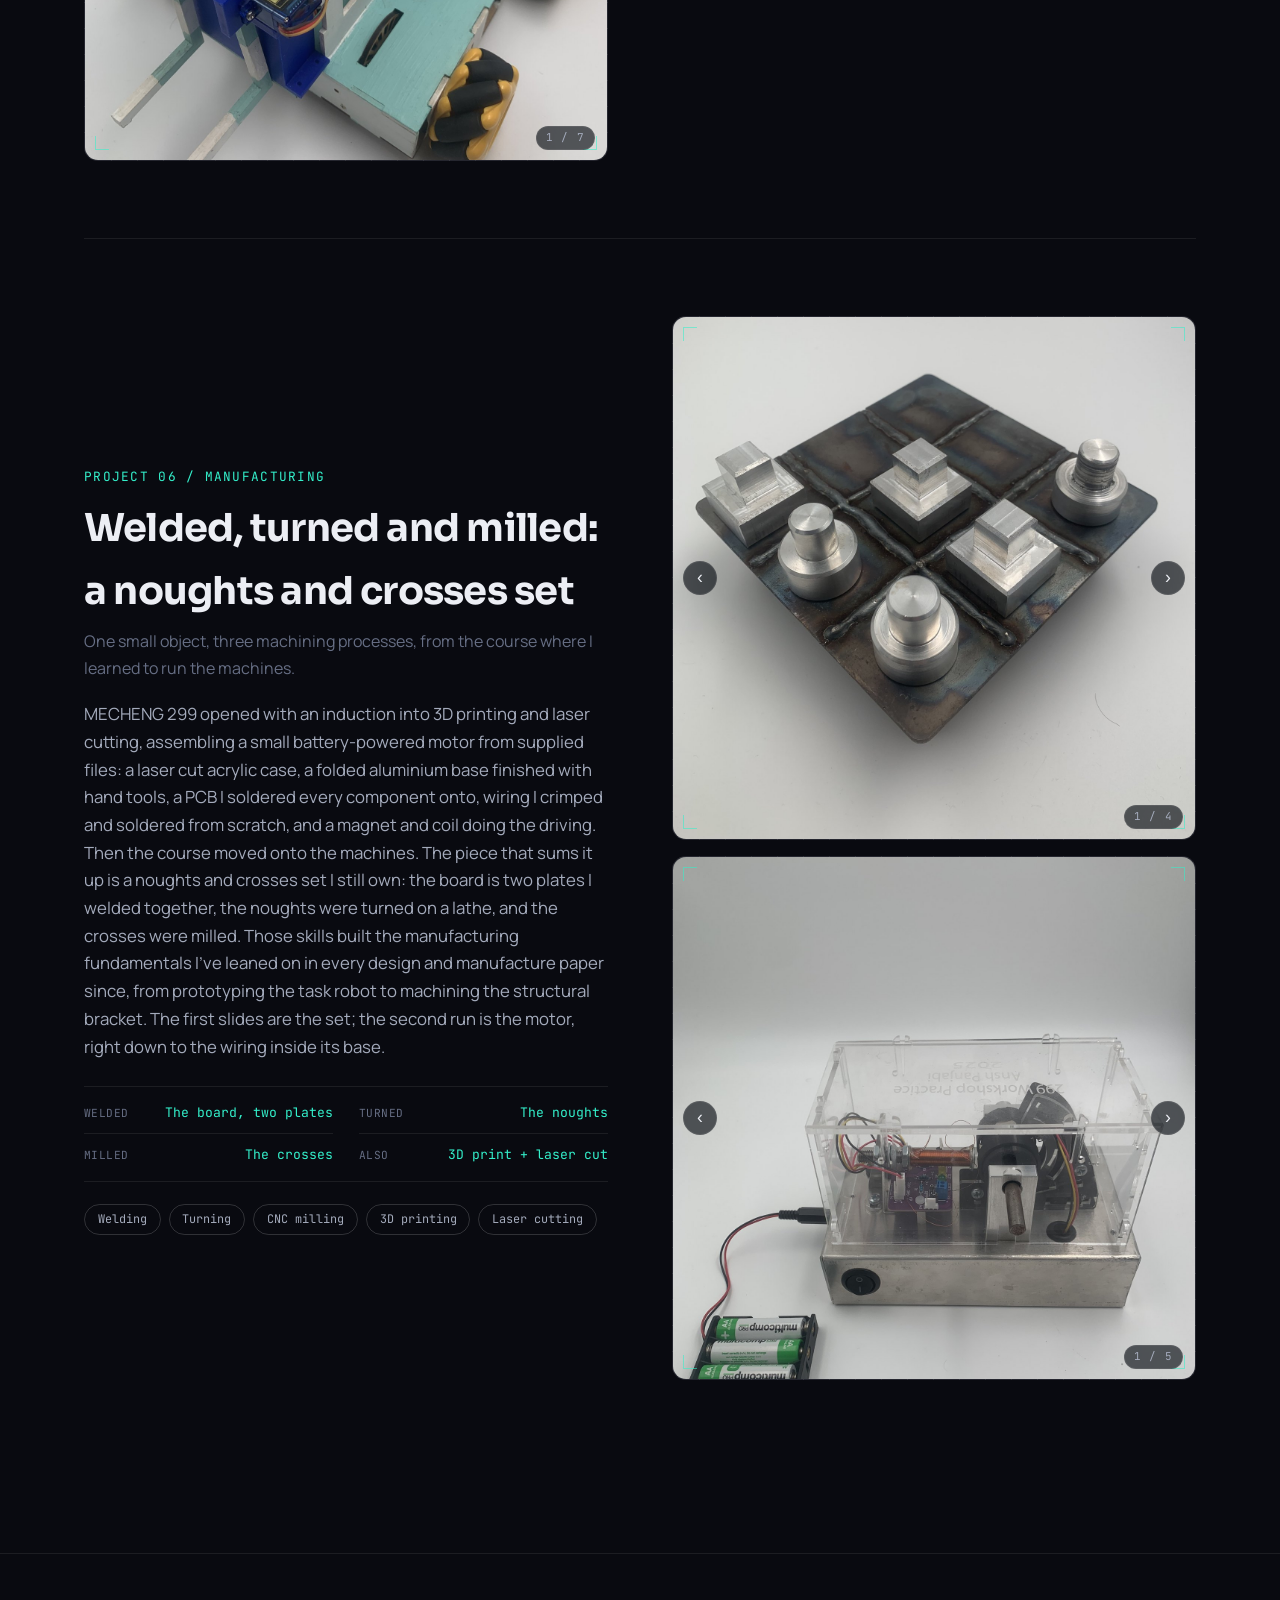
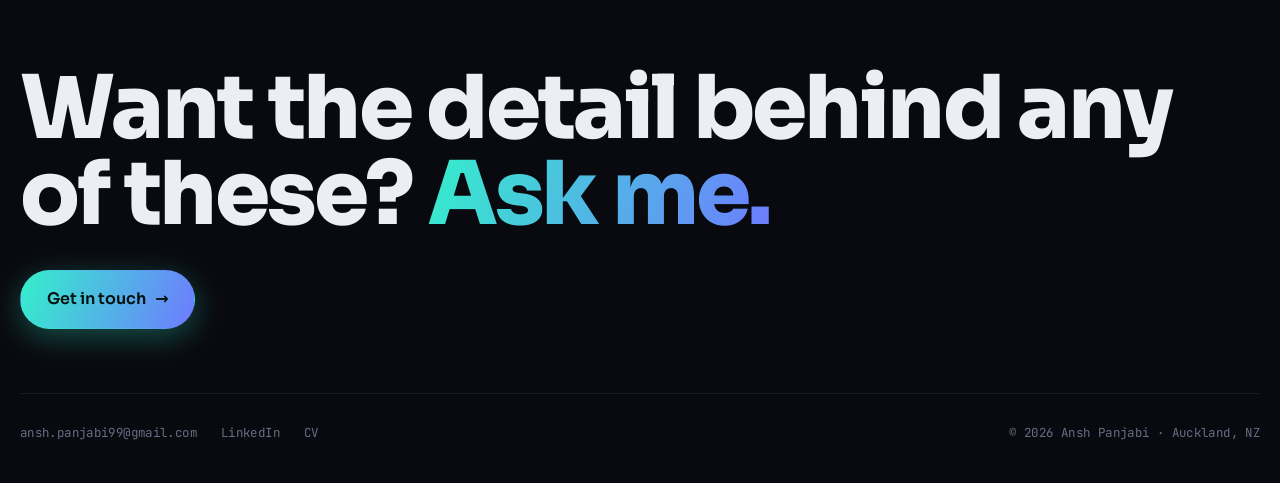
<file: projects.html>
<!DOCTYPE html>
<html lang="en-NZ" class="no-js">
<head>
<meta charset="UTF-8">
<meta name="viewport" content="width=device-width, initial-scale=1.0">
<title>Projects | Ansh Panjabi</title>
<meta name="description" content="Engineering projects by Ansh Panjabi: structural bracket, timed marble run, Arduino robot, design-for-manufacture studies, a gear reducer drawing pack, and manufacturing fundamentals.">
<link rel="preconnect" href="https://fonts.googleapis.com">
<link rel="preconnect" href="https://fonts.gstatic.com" crossorigin>
<link href="https://fonts.googleapis.com/css2?family=Sora:wght@400;500;600;700;800&family=Manrope:wght@400;500;600;700&family=JetBrains+Mono:wght@400;500&display=swap" rel="stylesheet">
<link rel="stylesheet" href="styles.css">
<script>document.documentElement.classList.remove('no-js');document.documentElement.classList.add('js');</script>
</head>
<body>

<nav class="nav">
  <a class="brand" href="index.html"><span class="mark">AP</span><b>Ansh Panjabi</b></a>
  <div class="nav-links">
    <a href="projects.html" aria-current="page"><span class="ix">01</span> Projects</a>
    <a href="experience.html"><span class="ix">02</span> Experience</a>
    <a class="cta" href="contact.html">Hire me</a>
  </div>
  <button class="nav-toggle" aria-label="Open menu" aria-expanded="false"><span></span><span></span><span></span></button>
</nav>

<div class="nav-overlay" aria-hidden="true">
  <a href="projects.html"><span class="ix">01</span> Projects</a>
  <a href="experience.html"><span class="ix">02</span> Experience</a>
  <a href="contact.html"><span class="ix">03</span> Contact</a>
</div>

<header class="page-top wrap">
  <span class="eyebrow hero-anim" style="--hd:.05s">01 / Selected work</span>
  <h2 class="hero-anim" style="--hd:.15s; font-family:var(--font-display); font-weight:700; font-size:clamp(2.6rem,8vw,5.5rem); line-height:1; letter-spacing:-.03em; margin-top:1.2rem;">Projects</h2>
  <p class="hero-anim" style="--hd:.3s; color:var(--text-dim); font-size:1.2rem; max-width:54ch; margin-top:1.2rem;">Each of these started as a brief and a constraint. The interesting work was in the loop: predict, build, test, and find out how close the model really was.</p>
</header>

<main class="wrap">

  <div class="reveal" style="margin:0 0 1.4rem;"><span class="eyebrow">Third year &middot; Semester 1 &middot; 2026</span></div>
  <!-- 01 bracket (featured) -->
  <article class="proj reveal">
    <div class="proj-media">
      <div class="frame" style="aspect-ratio:1/1;"><video src="bracket.mp4" data-full="bracket-full.mp4" autoplay muted loop playsinline aria-label="CNC milling the bracket from polycarbonate"></video><i class="corner tl"></i><i class="corner tr"></i><i class="corner bl"></i><i class="corner br"></i></div>
      <div class="frame" style="aspect-ratio:1/1; margin-top:1rem;"><video src="bracket-test.mp4" autoplay muted loop playsinline aria-label="ANSYS simulation beside the physical Instron test of the bracket"></video><i class="corner tl"></i><i class="corner tr"></i><i class="corner bl"></i><i class="corner br"></i></div>
    </div>
    <div class="proj-body">
      <span class="proj-no mono">PROJECT 01 / STRUCTURAL DESIGN</span>
      <h3>Lightweight aircraft-style structural bracket</h3>
      <p class="sub">FEA-driven design validated on an Instron rig: predictions landed within 4% of the physical test.</p>
      <p class="desc">The brief was a bracket meeting stiffness targets of 3.0 kN in tension and 4.0 kN in compression at the lowest possible mass. I modelled it in Inventor, iterated the geometry through ANSYS FEA checked against hand calculations, then programmed the CNC toolpaths and machined it from polycarbonate sheet. On the Instron, the finished part carried 3.2 kN in tension, landed within half a percent of the 4.0 kN compression target, and never failed: the test topped out at its 10 kN limit with the bracket still intact.</p>
      <div class="readout">
        <div class="row"><span class="k">Final mass</span><span class="v">119.5 g</span></div>
        <div class="row"><span class="k">Tension</span><span class="v">3.2 kN · target 3.0</span></div>
        <div class="row"><span class="k">Compression</span><span class="v">3.98 kN · target 4.0</span></div>
        <div class="row"><span class="k">FEA vs test</span><span class="v">Within 4%</span></div>
        <div class="row"><span class="k">Failure</span><span class="v">None to 10 kN rig limit</span></div>
        <div class="row"><span class="k">Material</span><span class="v">Polycarbonate, CNC milled</span></div>
      </div>
      <div class="tags"><span class="tag">ANSYS FEA</span><span class="tag">Autodesk Inventor</span><span class="tag">Inventor CAM</span><span class="tag">G-code</span><span class="tag">CNC milling</span><span class="tag">Instron testing</span></div>
    </div>
  </article>

  <article class="proj reveal">
    <div class="proj-body">
      <span class="proj-no mono">PROJECT 02 / MECHANISM DESIGN</span>
      <h3>Multi-mechanism ball-transport device</h3>
      <p class="sub">A gear-driven lifting wheel and a scotch yoke ejector, built to deliver a 9.5 mm steel ball at exactly 5.0 seconds.</p>
      <p class="desc">The brief: move a 9.5 mm steel ball through a 100 mm acrylic cube and deliver it at exactly 5.0 seconds, driven by a constant 60 rpm input. Our design lifts the ball on a gear-driven wheel working on a ferris wheel principle, then a scotch yoke ejects it through the exit hole, both running off a single six-gear train that slows the wheel to 13.29 rpm and spins the yoke disk to 105 rpm. We tuned the timing in Autodesk Inventor's dynamic simulation until the model delivered at exactly 5.0 seconds, and prototyped entirely by FDM 3D printing across five full print iterations. The physical machine ran between 4.5 and 6.0 seconds over its three demonstration runs, and chasing that gap taught us more about tolerance stack-up and friction than the clean simulation did. We also wrote it a proper flat pack assembly manual: one Allen key, eleven bolts, no glue, and you can <a href="marble-manual.pdf" target="_blank" rel="noopener" style="color:var(--accent);text-decoration:underline;text-underline-offset:3px;">download it as a PDF</a>. Of the two clips, the first is the simulation at true speed and the second is the full hand cranked run at 5.1x speed.</p>
      <div class="readout">
        <div class="row"><span class="k">Timing spec</span><span class="v">5.0 s</span></div>
        <div class="row"><span class="k">Demo runs</span><span class="v">4.5 to 6.0 s</span></div>
        <div class="row"><span class="k">Mechanisms</span><span class="v">Scotch yoke + lifting wheel</span></div>
        <div class="row"><span class="k">Simulation</span><span class="v">5.0 s, exact</span></div>
        <div class="row"><span class="k">Build</span><span class="v">PLA FDM · 5 print iterations</span></div>
      </div>
      <div class="tags"><span class="tag">Autodesk Inventor</span><span class="tag">Dynamic simulation</span><span class="tag">FDM 3D printing</span><span class="tag">Design for assembly</span></div>
    </div>
    <div class="proj-media">
      <div class="frame"><video src="marble-run.mp4" autoplay muted loop playsinline aria-label="Inventor dynamic simulation of the ball-transport mechanism delivering the ball in 5.0 seconds, real time"></video><i class="corner tl"></i><i class="corner tr"></i><i class="corner bl"></i><i class="corner br"></i></div>
      <div class="frame" style="aspect-ratio:1/1; margin-top:1rem;"><video src="marble-machine.mp4" autoplay muted loop playsinline aria-label="The full hand cranked run of the physical prototype, sped up to five seconds so it loops in time with the simulation above"></video><i class="corner tl"></i><i class="corner tr"></i><i class="corner bl"></i><i class="corner br"></i></div>
    </div>
  </article>

  <div class="reveal" style="margin:5rem 0 1.4rem;"><span class="eyebrow">Second year &middot; Semester 2 &middot; 2025</span></div>
  <article class="proj flip reveal">
    <div class="proj-media">
      <div class="frame" style="aspect-ratio:297/210;" data-slides><img class="slide active" src="reducer.jpg" alt="Input shaft assembly drawing by Ansh Panjabi: section view, ISO view, parts list and tolerance notes"><img class="slide" src="reducer-input-shaft.jpg" alt="Input shaft component drawing by Ansh Panjabi"><img class="slide" src="reducer-pinion.jpg" alt="M2B14 pinion gear drawing by Ansh Panjabi"><button class="slide-btn prev" aria-label="Previous drawing">&#8249;</button><button class="slide-btn next" aria-label="Next drawing">&#8250;</button><span class="slide-count mono">1 / 3</span><i class="corner tl"></i><i class="corner tr"></i><i class="corner bl"></i><i class="corner br"></i></div>
      <div class="frame" style="aspect-ratio:297/210; margin-top:1rem;" data-slides><img class="slide active" src="reducer-housing.jpg" alt="Gearbox housing subassembly drawing from the team pack"><img class="slide" src="reducer-layshaft.jpg" alt="Lay shaft subassembly drawing from the team pack"><img class="slide" src="reducer-output.jpg" alt="Output shaft assembly drawing from the team pack"><img class="slide" src="reducer-baseplate.jpg" alt="Baseplate drawing from the team pack"><button class="slide-btn prev" aria-label="Previous drawing">&#8249;</button><button class="slide-btn next" aria-label="Next drawing">&#8250;</button><span class="slide-count mono">1 / 4</span><i class="corner tl"></i><i class="corner tr"></i><i class="corner bl"></i><i class="corner br"></i></div>
      <div class="frame" style="aspect-ratio:297/210; margin-top:1rem;"><img src="reducer-layout.jpg" alt="Full system layout drawing produced together: motor, clutch, brake and gearbox on the baseplate"><i class="corner tl"></i><i class="corner tr"></i><i class="corner bl"></i><i class="corner br"></i></div>
    </div>
    <div class="proj-body">
      <span class="proj-no mono">PROJECT 03 / MACHINE DESIGN</span>
      <h3>Gear reducer drawing pack</h3>
      <p class="sub">Sixteen A3 sheets taking a motor-driven reducer from brief to manufacturing-ready, as a team of three.</p>
      <p class="desc">The second MECHENG 236 project: nothing physical built, everything specified. Working as a team of three, we documented the complete system, from the motor, disk clutch and disk brake through the gearbox internals to the baseplate, each assembly with its own bill of materials. The brief split the drawing work deliberately, requiring every member to produce at least one shaft assembly drawing and one shaft component drawing. Mine were the input side: the input shaft assembly, the input shaft itself, and its M2B14 pinion, specified down to bearing fits, running tolerances and key clearances, so the sheets could go straight to a machinist. My teammates’ sheets covered the output side and shaft adapters, the lay shaft, and the housing and baseplate, and full credit to them for that work. The full system layout that closes the pack was the sheet we produced together, pulling every subassembly onto one baseplate.</p>
      <div class="readout">
        <div class="row"><span class="k">Deliverable</span><span class="v">16 A3 sheets</span></div>
        <div class="row"><span class="k">System</span><span class="v">Motor · clutch · brake · gears</span></div>
        <div class="row"><span class="k">My sheets</span><span class="v">Input shaft assy + pinion</span></div>
        <div class="row"><span class="k">Depth</span><span class="v">Fits · tolerances · BOM</span></div>
      </div>
      <div class="tags"><span class="tag">Engineering drawings</span><span class="tag">Tolerancing</span><span class="tag">Machine elements</span><span class="tag">Autodesk Inventor</span></div>
    </div>
  </article>

  <article class="proj reveal">
    <div class="proj-body">
      <span class="proj-no mono">PROJECT 04 / DESIGN &amp; MANUFACTURE</span>
      <h3>Injection-moulded silicone phone case</h3>
      <p class="sub">A moulded part, a damaged lip, and the design-for-manufacture lesson that came with them.</p>
      <p class="desc">A protective silicone case for the iPhone XR, designed for outdoor users, moulded in one shot from 3D-printed tooling. The case fit the phone and met its lightweight spec at 45.6 g against a 50 g limit, but de-moulding damaged the retaining lip, which cost it the vertical retention test: a first-hand lesson that the de-moulding process deserves as much design attention as the part itself. The failed test taught me more about designing for manufacture than a clean pass would have. The top slides run the physical story: the prototype on the phone, the mould open and then closed in hand, and the lip torn in de-moulding. The frame below is the paper trail: the engineering drawing, the CAD model, and the workbook sketch it all started from.</p>
      <div class="readout">
        <div class="row"><span class="k">Case mass</span><span class="v">45.6 g · spec &lt;50 g</span></div>
        <div class="row"><span class="k">Tooling</span><span class="v">3D-printed mould</span></div>
        <div class="row"><span class="k">Result</span><span class="v">Lip failed retention test</span></div>
        <div class="row"><span class="k">Lesson</span><span class="v">Design the de-moulding too</span></div>
      </div>
      <div class="tags"><span class="tag">Injection moulding</span><span class="tag">Design for manufacture</span><span class="tag">Mechanical design</span><span class="tag">Autodesk Inventor</span></div>
    </div>
    <div class="proj-media">
      <div class="frame" style="aspect-ratio:1/1;" data-slides><img class="slide active" src="case-hand.jpg" alt="Moulded silicone case prototype on an iPhone XR during grip testing"><img class="slide" src="case-mould.jpg" alt="The two 3D printed mould halves for the silicone case, core and cavity side by side"><img class="slide" src="case-mould-closed.jpg" alt="The mould closed up in hand, cured silicone visible at the parting line"><img class="slide" src="case-lip.jpg" alt="The retaining lip torn during de-moulding, the failure behind the design lesson"><button class="slide-btn prev" aria-label="Previous image">&#8249;</button><button class="slide-btn next" aria-label="Next image">&#8250;</button><span class="slide-count mono">1 / 4</span><i class="corner tl"></i><i class="corner tr"></i><i class="corner bl"></i><i class="corner br"></i></div>
      <div class="frame" style="aspect-ratio:297/210; margin-top:1rem;" data-slides><img class="slide active" src="case-drawing.jpg" alt="iPhone XR phone case engineering drawing by Ansh Panjabi: sections, details and design notes"><img class="slide" src="case-render.jpg" alt="CAD render of the silicone iPhone XR case modelled in Autodesk Inventor"><img class="slide" src="case-sketch.jpg" alt="Annotated workbook design sketch of the case with reinforced corners and grip features"><button class="slide-btn prev" aria-label="Previous image">&#8249;</button><button class="slide-btn next" aria-label="Next image">&#8250;</button><span class="slide-count mono">1 / 3</span><i class="corner tl"></i><i class="corner tr"></i><i class="corner bl"></i><i class="corner br"></i></div>
    </div>
  </article>

  <div class="reveal" style="margin:5rem 0 1.4rem;"><span class="eyebrow">Second year &middot; Semester 1 &middot; 2025</span></div>
  <article class="proj reveal">
    <div class="proj-media">
      <div class="frame" style="aspect-ratio:1/1;"><video src="robot.mp4" autoplay muted loop playsinline style="object-fit:contain;background:#000" aria-label="The robot on the course, collecting a pod off its stand and delivering it into the drop zone"></video><i class="corner tl"></i><i class="corner tr"></i><i class="corner bl"></i><i class="corner br"></i></div>
      <div class="frame" style="aspect-ratio:1/1; margin-top:1rem;" data-slides><img class="slide active" src="robot.jpg" alt="The team task robot: laser cut and 3D printed body on mecanum wheels, with a servo driven fork for pod pick-up"><img class="slide" src="robot-body.jpg" alt="The finished robot with the servo driven forks lowered, ready for pod pick-up"><img class="slide" src="robot-wiring.jpg" alt="Top-down view of the chassis mid-build: four motors with encoder discs, motor drivers, prototype board and Arduino wired up"><img class="slide" src="robot-encoder.jpg" alt="A slotted encoder disc and its optical sensor on one drive wheel, the hardware behind the closed-loop control system"><img class="slide" src="robot-side.jpg" alt="A laser cut MDF side panel of the robot body, fresh off the cutter"><img class="slide" src="robot-print.jpg" alt="One of the 3D printed structural parts of the robot body"><img class="slide" src="robot-paint.jpg" alt="Painting the laser cut body panels white and blue before final assembly"><button class="slide-btn prev" aria-label="Previous image">&#8249;</button><button class="slide-btn next" aria-label="Next image">&#8250;</button><span class="slide-count mono">1 / 7</span><i class="corner tl"></i><i class="corner tr"></i><i class="corner bl"></i><i class="corner br"></i></div>
    </div>
    <div class="proj-body">
      <span class="proj-no mono">PROJECT 05 / MECHATRONICS</span>
      <h3>Arduino-driven task robot</h3>
      <p class="sub">Software lead for a team robot built to collect two pods and deliver them to a drop zone, against the clock.</p>
      <p class="desc">The task: start anywhere on the course, collect two pods, and deliver them into a drop zone as fast as possible. I helped shape the early CAD concept for the laser-cut and 3D-printed body, then led the software: I wrote the Arduino control code and built a closed-loop control system around wheel encoders mounted parallel to the drive wheels. Late wiring and integration problems meant the encoders were unusable on the day, so the final run went open-loop, tuned by trial and error, and the robot ran its task. The clip shows a full run during testing, sped up 2x: pod off the stand, across the course, into the drop zone. No footage was taken on demo day itself. It taught me to integrate the full system early and to always keep a fallback you can actually ship.</p>
      <div class="readout">
        <div class="row"><span class="k">Role</span><span class="v">Software lead · early CAD</span></div>
        <div class="row"><span class="k">Control</span><span class="v">Arduino / C</span></div>
        <div class="row"><span class="k">Fabrication</span><span class="v">Laser cut + 3D print</span></div>
        <div class="row"><span class="k">Lesson</span><span class="v">Integrate early</span></div>
      </div>
      <div class="tags"><span class="tag">Autodesk Inventor</span><span class="tag">Arduino</span><span class="tag">C</span><span class="tag">Mechatronics</span><span class="tag">3D printing</span></div>
    </div>
  </article>

  <article class="proj flip reveal">
    <div class="proj-media">
      <div class="frame" style="aspect-ratio:1/1;" data-slides><img class="slide active" src="nc-set.jpg" alt="The noughts and crosses set mid game: welded steel board with turned and milled aluminium pieces"><img class="slide" src="nc-crosses.jpg" alt="Three crosses milled from aluminium bar"><img class="slide" src="nc-noughts.jpg" alt="Three noughts turned on the lathe"><img class="slide" src="nc-base.jpg" alt="The board flipped over, showing the welded plate construction"><button class="slide-btn prev" aria-label="Previous image">&#8249;</button><button class="slide-btn next" aria-label="Next image">&#8250;</button><span class="slide-count mono">1 / 4</span><i class="corner tl"></i><i class="corner tr"></i><i class="corner bl"></i><i class="corner br"></i></div>
      <div class="frame" style="aspect-ratio:1/1; margin-top:1rem;" data-slides><img class="slide active" src="motor.jpg" alt="The finished ENGGEN 299 motor in its laser cut acrylic case on a folded aluminium base, battery pack connected"><img class="slide" src="motor-side.jpg" alt="The motor mechanism: rotor, coil and the PCB with every component soldered by hand"><img class="slide" src="motor-top.jpg" alt="Top down view of the rotor, magnet and drive coil"><img class="slide" src="motor-wiring.jpg" alt="Inside the folded aluminium base: wiring crimped and soldered from scratch"><img class="slide" src="motor-case.jpg" alt="The laser cut acrylic case, engraved 299 Workshop Practice"><button class="slide-btn prev" aria-label="Previous image">&#8249;</button><button class="slide-btn next" aria-label="Next image">&#8250;</button><span class="slide-count mono">1 / 5</span><i class="corner tl"></i><i class="corner tr"></i><i class="corner bl"></i><i class="corner br"></i></div>
    </div>
    <div class="proj-body">
      <span class="proj-no mono">PROJECT 06 / MANUFACTURING</span>
      <h3>Welded, turned and milled: a noughts and crosses set</h3>
      <p class="sub">One small object, three machining processes, from the course where I learned to run the machines.</p>
      <p class="desc">MECHENG 299 opened with an induction into 3D printing and laser cutting, assembling a small battery-powered motor from supplied files: a laser cut acrylic case, a folded aluminium base finished with hand tools, a PCB I soldered every component onto, wiring I crimped and soldered from scratch, and a magnet and coil doing the driving. Then the course moved onto the machines. The piece that sums it up is a noughts and crosses set I still own: the board is two plates I welded together, the noughts were turned on a lathe, and the crosses were milled. Those skills built the manufacturing fundamentals I've leaned on in every design and manufacture paper since, from prototyping the task robot to machining the structural bracket. The first slides are the set; the second run is the motor, right down to the wiring inside its base.</p>
      <div class="readout">
        <div class="row"><span class="k">Welded</span><span class="v">The board, two plates</span></div>
        <div class="row"><span class="k">Turned</span><span class="v">The noughts</span></div>
        <div class="row"><span class="k">Milled</span><span class="v">The crosses</span></div>
        <div class="row"><span class="k">Also</span><span class="v">3D print + laser cut</span></div>
      </div>
      <div class="tags"><span class="tag">Welding</span><span class="tag">Turning</span><span class="tag">CNC milling</span><span class="tag">3D printing</span><span class="tag">Laser cutting</span></div>
    </div>
  </article>

</main>

<footer class="foot">
  <div class="foot-cta wrap reveal">
    <h2>Want the detail behind any of these? <em>Ask me.</em></h2>
    <a class="btn btn-primary" href="contact.html">Get in touch <span class="arr">&rarr;</span></a>
  </div>
  <div class="foot-bar wrap">
    <div class="links">
      <a href="mailto:ansh.panjabi99@gmail.com">ansh.panjabi99@gmail.com</a>
      <a href="https://www.linkedin.com/in/ansh-panjabi-087a18276" target="_blank" rel="noopener">LinkedIn</a>
      <a href="Ansh_Panjabi_CV.pdf" target="_blank" rel="noopener">CV</a>
    </div>
    <span>© <span id="year">2026</span> Ansh Panjabi · Auckland, NZ</span>
  </div>
</footer>

<script src="script.js"></script>
</body>
</html>
</file>
<file: styles.css>
/* ============================================================
   ANSH PANJABI — PORTFOLIO
   Shared design system
   Tokens live in :root below — change colours here to restyle
   the whole site at once.
   ============================================================ */

:root{
  /* surfaces */
  --bg:#090A10;
  --bg-2:#0C0E15;
  --surface:#12141D;
  --surface-2:#181B26;
  --line:rgba(255,255,255,0.08);
  --line-2:rgba(255,255,255,0.16);

  /* text */
  --text:#ECEEF4;
  --text-dim:#A4ABBC;
  --text-faint:#666E84;

  /* accents */
  --accent:#34F0CB;        /* electric aqua */
  --accent-2:#6E7BFF;      /* electric indigo */
  --accent-warm:#FF6A3D;   /* warm spark, used sparingly */
  --glow-a:rgba(52,240,203,0.30);
  --glow-b:rgba(110,123,255,0.28);

  --grad:linear-gradient(110deg,var(--accent),var(--accent-2));

  --font-display:'Sora',system-ui,sans-serif;
  --font-body:'Manrope',system-ui,sans-serif;
  --font-mono:'JetBrains Mono',ui-monospace,monospace;

  --maxw:1240px;
  --pad:clamp(1.25rem,5vw,4.5rem);
  --r:14px;

  --ease:cubic-bezier(.16,.84,.44,1);
}

*{box-sizing:border-box;margin:0;padding:0;}
html{scroll-behavior:smooth;-webkit-text-size-adjust:100%;}
@media (prefers-reduced-motion:reduce){html{scroll-behavior:auto;}}

body{
  background:var(--bg);
  color:var(--text);
  font-family:var(--font-body);
  font-size:17px;
  line-height:1.65;
  -webkit-font-smoothing:antialiased;
  overflow-x:hidden;
  position:relative;
}

/* ambient background glows */
body::before{
  content:"";position:fixed;inset:0;z-index:-2;pointer-events:none;
  background:
    radial-gradient(60vw 60vw at 78% -8%, var(--glow-b), transparent 60%),
    radial-gradient(50vw 50vw at -10% 12%, var(--glow-a), transparent 55%);
  opacity:.55;
}
body::after{
  content:"";position:fixed;inset:0;z-index:-2;pointer-events:none;
  background-image:
    linear-gradient(var(--line) 1px,transparent 1px),
    linear-gradient(90deg,var(--line) 1px,transparent 1px);
  background-size:64px 64px;
  -webkit-mask-image:radial-gradient(120vw 90vh at 50% 0%,#000 0%,transparent 75%);
          mask-image:radial-gradient(120vw 90vh at 50% 0%,#000 0%,transparent 75%);
  opacity:.5;
}

a{color:inherit;text-decoration:none;}
.mono{font-family:var(--font-mono);}
.accent{color:var(--accent);}
.wrap{max-width:var(--maxw);margin:0 auto;padding-left:var(--pad);padding-right:var(--pad);}

img{max-width:100%;display:block;}

::selection{background:var(--accent);color:#04130F;}

/* ---------------- NAV ---------------- */
.nav{
  position:fixed;top:0;left:0;right:0;z-index:100;
  display:flex;align-items:center;justify-content:space-between;
  padding:1.1rem var(--pad);
  transition:background .3s,backdrop-filter .3s,border-color .3s;
  border-bottom:1px solid transparent;
}
.nav.scrolled{
  background:rgba(9,10,16,.72);
  backdrop-filter:saturate(150%) blur(12px);
  border-bottom-color:var(--line);
}
.brand{display:flex;align-items:center;gap:.65rem;font-family:var(--font-display);font-weight:700;}
.mark{
  width:38px;height:38px;display:grid;place-items:center;border-radius:10px;
  background:var(--grad);color:#05130F;font-weight:800;font-size:.95rem;letter-spacing:.02em;
  box-shadow:0 0 24px var(--glow-a);
}
.brand b{font-weight:700;letter-spacing:-.01em;font-size:1.02rem;}
.nav-links{display:flex;align-items:center;gap:2rem;}
.nav-links a{
  font-family:var(--font-mono);font-size:.82rem;letter-spacing:.04em;color:var(--text-dim);
  display:flex;align-items:baseline;gap:.45rem;transition:color .22s;
}
.nav-links a .ix{color:var(--accent);font-size:.72rem;opacity:.8;}
.nav-links a:hover,.nav-links a[aria-current="page"]{color:var(--text);}
.nav-links a.cta{
  font-family:var(--font-display);font-weight:600;letter-spacing:0;
  background:var(--text);color:var(--bg);padding:.55rem 1.1rem;border-radius:999px;font-size:.85rem;
  transition:transform .2s,box-shadow .2s,background .2s;
}
.nav-links a.cta:hover{transform:translateY(-2px);box-shadow:0 10px 30px rgba(0,0,0,.4);background:#fff;}

.nav-toggle{display:none;background:none;border:1px solid var(--line-2);border-radius:10px;width:42px;height:42px;cursor:pointer;color:var(--text);}
.nav-toggle span{display:block;width:18px;height:2px;background:currentColor;margin:3px auto;border-radius:2px;transition:.3s;}

.nav-overlay{
  position:fixed;inset:0;z-index:99;background:rgba(9,10,16,.97);backdrop-filter:blur(8px);
  display:flex;flex-direction:column;justify-content:center;gap:1.4rem;padding:var(--pad);
  transform:translateY(-100%);transition:transform .45s var(--ease);
}
.nav-overlay.open{transform:none;}
.nav-overlay a{font-family:var(--font-display);font-weight:700;font-size:clamp(2rem,9vw,3.4rem);letter-spacing:-.02em;color:var(--text);display:flex;align-items:baseline;gap:1rem;}
.nav-overlay a .ix{font-family:var(--font-mono);font-size:1rem;color:var(--accent);font-weight:500;}
.nav-overlay a:hover{color:var(--accent);}

@media (max-width:820px){
  .nav-links{display:none;}
  .nav-toggle{display:block;}
  body.menu-open{overflow:hidden;}
}

/* ---------------- BUTTONS ---------------- */
.btn{
  display:inline-flex;align-items:center;gap:.6rem;font-family:var(--font-display);font-weight:600;
  padding:.95rem 1.6rem;border-radius:999px;font-size:1rem;cursor:pointer;border:1px solid transparent;
  transition:transform .22s var(--ease),box-shadow .22s,background .22s,color .22s,border-color .22s;
}
.btn .arr{transition:transform .25s var(--ease);}
.btn:hover .arr{transform:translateX(4px);}
.btn-primary{background:var(--grad);color:#04130F;box-shadow:0 8px 30px var(--glow-a);}
.btn-primary:hover{transform:translateY(-3px);box-shadow:0 14px 44px var(--glow-a);}
.btn-ghost{background:transparent;color:var(--text);border-color:var(--line-2);}
.btn-ghost:hover{border-color:var(--accent);color:var(--accent);transform:translateY(-3px);}

/* ---------------- SHARED SECTION BITS ---------------- */
.eyebrow{
  font-family:var(--font-mono);font-size:.8rem;letter-spacing:.18em;text-transform:uppercase;
  color:var(--accent);display:inline-flex;align-items:center;gap:.7rem;
}
.eyebrow::before{content:"";width:30px;height:1px;background:var(--accent);}
.section{padding:clamp(4.5rem,11vw,8.5rem) 0;}
.section-head{max-width:760px;margin-bottom:clamp(2.5rem,6vw,4.5rem);}
.section-head h2{font-family:var(--font-display);font-weight:700;font-size:clamp(2.2rem,6vw,4rem);line-height:1.02;letter-spacing:-.03em;margin:1.2rem 0 0;}
.section-head p{color:var(--text-dim);font-size:1.15rem;margin-top:1.1rem;max-width:56ch;}

/* ---------------- HERO (home) ---------------- */
.hero{min-height:100svh;display:grid;grid-template-columns:1.05fr .95fr;align-items:center;gap:2rem;padding-top:7rem;padding-bottom:3rem;}
.hero-copy{max-width:36rem;}
.status-pill{
  display:inline-flex;align-items:center;gap:.6rem;font-family:var(--font-mono);font-size:.76rem;letter-spacing:.06em;
  text-transform:uppercase;color:var(--text-dim);border:1px solid var(--line-2);border-radius:999px;padding:.45rem .9rem;
}
.dot{width:8px;height:8px;border-radius:50%;background:var(--accent-warm);box-shadow:0 0 0 0 rgba(255,106,61,.6);animation:pulse 2.4s infinite;}
@keyframes pulse{0%{box-shadow:0 0 0 0 rgba(255,106,61,.55);}70%{box-shadow:0 0 0 9px rgba(255,106,61,0);}100%{box-shadow:0 0 0 0 rgba(255,106,61,0);}}
.hero-eyebrow{margin:1.5rem 0 1.1rem;font-family:var(--font-mono);font-size:.82rem;letter-spacing:.12em;text-transform:uppercase;color:var(--text-faint);}
.hero h1{
  font-family:var(--font-display);font-weight:800;line-height:.92;letter-spacing:-.04em;
  font-size:clamp(3.2rem,9vw,7rem);
}
.hero h1 .l2{background:var(--grad);-webkit-background-clip:text;background-clip:text;color:transparent;}
.hero-lead{color:var(--text-dim);font-size:clamp(1.1rem,2.2vw,1.4rem);line-height:1.5;margin:1.6rem 0 2.3rem;max-width:30ch;}
.hero-lead b{color:var(--text);font-weight:600;}
.hero-cta{display:flex;flex-wrap:wrap;gap:.9rem;}

.hero-visual{position:relative;height:min(72vh,640px);display:grid;place-items:center;}
.hero-visual::before{
  content:"";position:absolute;width:80%;aspect-ratio:1;border-radius:50%;
  background:radial-gradient(circle,var(--glow-a),transparent 62%);filter:blur(10px);
}
#gear-canvas{width:100%;height:100%;display:block;position:relative;z-index:1;}
.visual-tag{
  position:absolute;z-index:2;font-family:var(--font-mono);font-size:.7rem;letter-spacing:.08em;color:var(--text-faint);
  border:1px solid var(--line);border-radius:6px;padding:.25rem .5rem;background:rgba(12,14,21,.6);backdrop-filter:blur(4px);
}
.visual-tag.tl{top:8%;left:4%;}
.visual-tag.br{bottom:8%;right:4%;color:var(--accent);border-color:rgba(52,240,203,.3);}

@media (max-width:920px){
  .hero{grid-template-columns:1fr;min-height:auto;padding-top:8rem;}
  .hero-visual{order:-1;height:min(46vh,400px);margin-bottom:1rem;}
}

/* ---------------- MARQUEE ---------------- */
.marquee{border-top:1px solid var(--line);border-bottom:1px solid var(--line);overflow:hidden;padding:1.1rem 0;background:var(--bg-2);}
.marquee-track{display:flex;gap:2.5rem;white-space:nowrap;width:max-content;animation:scroll-x 28s linear infinite;}
.marquee:hover .marquee-track{animation-play-state:paused;}
.marquee-track span{font-family:var(--font-display);font-weight:600;font-size:1.15rem;color:var(--text-dim);display:flex;align-items:center;gap:2.5rem;}
.marquee-track span::after{content:"";width:7px;height:7px;border-radius:50%;background:var(--accent);}
@keyframes scroll-x{to{transform:translateX(-50%);}}

/* ---------------- STATEMENT (home intro) ---------------- */
.statement h2{font-family:var(--font-display);font-weight:700;font-size:clamp(1.9rem,5vw,3.4rem);line-height:1.1;letter-spacing:-.025em;max-width:18ch;}
.statement h2 em{font-style:normal;background:var(--grad);-webkit-background-clip:text;background-clip:text;color:transparent;}
.statement-grid{display:grid;grid-template-columns:1.3fr 1fr;gap:clamp(1.5rem,5vw,4rem);align-items:start;margin-top:2.5rem;}
.statement-grid p{color:var(--text-dim);font-size:1.1rem;}
.facts{display:flex;flex-direction:column;gap:1rem;}
.fact{border:1px solid var(--line);border-radius:var(--r);padding:1.1rem 1.3rem;background:var(--surface);}
.fact .n{font-family:var(--font-display);font-weight:700;font-size:1.8rem;line-height:1;background:var(--grad);-webkit-background-clip:text;background-clip:text;color:transparent;}
.fact .k{font-family:var(--font-mono);font-size:.74rem;letter-spacing:.05em;text-transform:uppercase;color:var(--text-faint);margin-top:.4rem;}
@media (max-width:760px){.statement-grid{grid-template-columns:1fr;}.facts{flex-direction:row;flex-wrap:wrap;}.fact{flex:1;min-width:140px;}}

/* ---------------- MEDIA FRAME (placeholders / images) ---------------- */
.frame{
  position:relative;aspect-ratio:4/3;border-radius:var(--r);overflow:hidden;border:1px solid var(--line);
  background:
    linear-gradient(var(--line) 1px,transparent 1px) 0 0/100% 26px,
    linear-gradient(90deg,var(--line) 1px,transparent 1px) 0 0/26px 100%,
    var(--surface);
  display:grid;place-items:center;
}
.frame img{width:100%;height:100%;object-fit:cover;}
.frame video{width:100%;height:100%;object-fit:cover;display:block;}
.frame .slide{position:absolute;inset:0;width:100%;height:100%;object-fit:cover;opacity:0;transition:opacity .3s ease;}
.frame .slide.active{opacity:1;}
.slide-btn{position:absolute;top:50%;transform:translateY(-50%);z-index:4;width:34px;height:34px;border-radius:50%;border:1px solid var(--line);background:rgba(10,14,20,.65);color:var(--text);font-size:1.1rem;line-height:1;cursor:pointer;display:grid;place-items:center;transition:border-color .2s;}
.slide-btn:hover{border-color:var(--accent);}
.slide-btn.prev{left:10px;}
.slide-btn.next{right:10px;}
.slide-count{position:absolute;bottom:10px;right:12px;z-index:4;font-family:var(--font-mono);font-size:.68rem;letter-spacing:.08em;color:var(--text-dim);background:rgba(10,14,20,.65);border:1px solid var(--line);padding:2px 9px;border-radius:20px;}
.frame .slide{pointer-events:none;}
.frame .slide.active{pointer-events:auto;}
.frame img{cursor:zoom-in;}
.frame video{cursor:zoom-in;}
.lb-stage{display:grid;place-items:center;}
video.lb-img{background:#000;}
.lightbox{position:fixed;inset:0;z-index:200;background:rgba(5,8,13,.93);display:none;place-items:center;padding:2.2rem;}
.lightbox.on{display:grid;}
.lightbox .lb-img{max-width:min(1500px,94vw);max-height:88vh;width:auto;height:auto;border:1px solid var(--line);border-radius:6px;background:#fff;cursor:default;}
.lb-btn,.lb-close{position:fixed;z-index:201;width:44px;height:44px;border-radius:50%;border:1px solid var(--line);background:rgba(10,14,20,.7);color:var(--text);cursor:pointer;display:grid;place-items:center;font-size:1.3rem;line-height:1;transition:border-color .2s;}
.lb-btn:hover,.lb-close:hover{border-color:var(--accent);}
.lb-prev{left:16px;top:50%;transform:translateY(-50%);}
.lb-next{right:16px;top:50%;transform:translateY(-50%);}
.lb-close{top:16px;right:16px;font-size:1.5rem;}
.lb-count{position:fixed;bottom:18px;left:50%;transform:translateX(-50%);z-index:201;font-family:var(--font-mono);font-size:.72rem;letter-spacing:.08em;color:var(--text-dim);background:rgba(10,14,20,.7);border:1px solid var(--line);padding:3px 11px;border-radius:20px;}
.frame .cap{font-family:var(--font-mono);font-size:.76rem;color:var(--text-faint);text-align:center;padding:0 1.4rem;line-height:1.6;letter-spacing:.02em;}
.frame .corner{position:absolute;width:14px;height:14px;border:1px solid var(--accent);opacity:.55;}
.frame .corner.tl{top:10px;left:10px;border-right:0;border-bottom:0;}
.frame .corner.tr{top:10px;right:10px;border-left:0;border-bottom:0;}
.frame .corner.bl{bottom:10px;left:10px;border-right:0;border-top:0;}
.frame .corner.br{bottom:10px;right:10px;border-left:0;border-top:0;}
.frame .ftag{position:absolute;top:12px;left:50%;transform:translateX(-50%);font-family:var(--font-mono);font-size:.68rem;letter-spacing:.1em;color:var(--text-dim);}

/* ---------------- PROJECT TEASER CARDS (home) ---------------- */
.cards{display:grid;grid-template-columns:repeat(2,1fr);gap:1.4rem;}
.card{
  display:block;border:1px solid var(--line);border-radius:var(--r);overflow:hidden;background:var(--surface);
  transition:transform .35s var(--ease),border-color .35s,box-shadow .35s;position:relative;
}
.card:hover{transform:translateY(-6px);border-color:var(--line-2);box-shadow:0 24px 60px rgba(0,0,0,.45);}
.card .frame{aspect-ratio:16/10;border:0;border-bottom:1px solid var(--line);border-radius:0;}
.card .frame::after{content:"";position:absolute;inset:0;background:var(--grad);opacity:0;transition:opacity .35s;mix-blend-mode:overlay;}
.card:hover .frame::after{opacity:.18;}
.card-body{padding:1.4rem 1.5rem 1.6rem;}
.card-no{font-family:var(--font-mono);font-size:.74rem;color:var(--accent);letter-spacing:.08em;}
.card h3{font-family:var(--font-display);font-weight:700;font-size:1.35rem;letter-spacing:-.01em;margin:.45rem 0 .5rem;}
.card p{color:var(--text-dim);font-size:.96rem;}
.card .go{margin-top:1rem;font-family:var(--font-mono);font-size:.8rem;color:var(--text);display:inline-flex;gap:.4rem;align-items:center;}
.card:hover .go{color:var(--accent);}
@media (max-width:680px){.cards{grid-template-columns:1fr;}}

.more-row{margin-top:2.5rem;display:flex;justify-content:center;}

/* ---------------- PROJECTS PAGE ---------------- */
.page-top{padding-top:9rem;padding-bottom:1rem;}
.proj{display:grid;grid-template-columns:1fr 1fr;gap:clamp(1.5rem,5vw,4rem);align-items:center;padding:clamp(2.5rem,6vw,5rem) 0;border-top:1px solid var(--line);}
.proj.flip .proj-media{order:2;}
.proj.lead{grid-template-columns:1fr;}
.proj.lead .frame{aspect-ratio:16/7;}
.proj-no{font-family:var(--font-mono);font-size:.8rem;color:var(--accent);letter-spacing:.1em;}
.proj h3{font-family:var(--font-display);font-weight:700;font-size:clamp(1.7rem,3.5vw,2.4rem);letter-spacing:-.02em;margin:.5rem 0 .3rem;}
.proj .sub{color:var(--text-faint);font-size:1rem;margin-bottom:1.2rem;}
.proj .desc{color:var(--text-dim);font-size:1.05rem;margin-bottom:1.6rem;max-width:54ch;}
.readout{display:grid;grid-template-columns:1fr 1fr;gap:.1rem 1.6rem;border-top:1px solid var(--line);border-bottom:1px solid var(--line);padding:.4rem 0;margin-bottom:1.4rem;}
.readout .row{display:flex;justify-content:space-between;align-items:baseline;gap:1rem;padding:.55rem 0;border-bottom:1px solid var(--line);font-family:var(--font-mono);font-size:.82rem;}
.readout .row:nth-last-child(-n+2){border-bottom:0;}
.readout .row .k{color:var(--text-faint);text-transform:uppercase;letter-spacing:.04em;font-size:.7rem;}
.readout .row .v{color:var(--accent);text-align:right;}
.tags{display:flex;flex-wrap:wrap;gap:.5rem;}
.tag{font-family:var(--font-mono);font-size:.74rem;color:var(--text-dim);border:1px solid var(--line-2);border-radius:999px;padding:.3rem .8rem;transition:border-color .2s,color .2s;}
.tag:hover{border-color:var(--accent);color:var(--accent);}
@media (max-width:780px){.proj{grid-template-columns:1fr;}.proj.flip .proj-media{order:-1;}.proj-media{order:-1;}.readout{grid-template-columns:1fr;}.readout .row{border-bottom:1px solid var(--line)!important;}.readout .row:last-child{border-bottom:0!important;}}

/* ---------------- EXPERIENCE PAGE ---------------- */
.xp-group{margin-bottom:clamp(2.5rem,6vw,4.5rem);}
.xp-label{font-family:var(--font-mono);font-size:.78rem;letter-spacing:.14em;text-transform:uppercase;color:var(--accent);margin-bottom:1.6rem;display:flex;align-items:center;gap:.8rem;}
.xp-label::after{content:"";flex:1;height:1px;background:var(--line);}
.xp{display:grid;grid-template-columns:200px 1fr;gap:1.6rem;padding:1.6rem 0;border-top:1px solid var(--line);transition:background .3s;}
.xp:hover{background:linear-gradient(90deg,rgba(52,240,203,.04),transparent);}
.xp .when{font-family:var(--font-mono);font-size:.82rem;color:var(--text-faint);padding-top:.3rem;}
.xp h3{font-family:var(--font-display);font-weight:700;font-size:1.3rem;letter-spacing:-.01em;}
.xp .org{color:var(--accent-2);font-size:.95rem;margin:.15rem 0 .8rem;font-weight:600;}
.xp ul{list-style:none;display:flex;flex-direction:column;gap:.5rem;}
.xp ul li{color:var(--text-dim);font-size:1rem;padding-left:1.3rem;position:relative;}
.xp ul li::before{content:"";position:absolute;left:0;top:.7em;width:7px;height:1px;background:var(--accent);}
.xp p{color:var(--text-dim);}
@media (max-width:640px){.xp{grid-template-columns:1fr;gap:.5rem;}}

.awards{display:grid;grid-template-columns:repeat(2,1fr);gap:1rem;}
.aw{border:1px solid var(--line);border-radius:var(--r);padding:1.2rem 1.4rem;background:var(--surface);transition:transform .3s,border-color .3s;}
.aw:hover{transform:translateY(-4px);border-color:var(--line-2);}
.aw .yr{font-family:var(--font-mono);font-size:.76rem;color:var(--accent);}
.aw .nm{font-weight:600;font-size:1.02rem;margin-top:.35rem;}
@media (max-width:640px){.awards{grid-template-columns:1fr;}}

/* ---------------- CONTACT PAGE ---------------- */
.contact-hero{padding-top:10rem;}
.contact-hero h1{font-family:var(--font-display);font-weight:800;font-size:clamp(3rem,11vw,8rem);line-height:.92;letter-spacing:-.04em;}
.contact-hero h1 em{font-style:normal;background:var(--grad);-webkit-background-clip:text;background-clip:text;color:transparent;}
.contact-hero p{color:var(--text-dim);font-size:1.2rem;max-width:48ch;margin:1.8rem 0 0;}
.contact-grid{display:grid;grid-template-columns:1fr 1fr;gap:clamp(2rem,5vw,4rem);margin-top:clamp(2.5rem,6vw,4rem);align-items:start;}
.channels{display:flex;flex-direction:column;gap:.9rem;}
.channel{display:flex;align-items:center;justify-content:space-between;gap:1rem;border:1px solid var(--line);border-radius:var(--r);padding:1.2rem 1.4rem;background:var(--surface);transition:transform .3s,border-color .3s,background .3s;}
.channel:hover{transform:translateX(6px);border-color:var(--accent);background:var(--surface-2);}
.channel .lab{font-family:var(--font-mono);font-size:.74rem;letter-spacing:.06em;text-transform:uppercase;color:var(--text-faint);}
.channel > span:first-child{display:flex;flex-direction:column;min-width:0;}
.channel .val{font-family:var(--font-display);font-weight:600;font-size:1.15rem;margin-top:.35rem;overflow-wrap:anywhere;}
.channel .arr{color:var(--accent);font-size:1.3rem;transition:transform .25s var(--ease);}
.channel:hover .arr{transform:translate(4px,-4px);}

form.contact-form{display:flex;flex-direction:column;gap:1rem;}
.field label{display:block;font-family:var(--font-mono);font-size:.74rem;letter-spacing:.05em;text-transform:uppercase;color:var(--text-faint);margin-bottom:.5rem;}
.field input,.field textarea{
  width:100%;background:var(--surface);border:1px solid var(--line-2);border-radius:10px;padding:.85rem 1rem;
  color:var(--text);font-family:var(--font-body);font-size:1rem;transition:border-color .2s,box-shadow .2s;
}
.field input:focus,.field textarea:focus{outline:none;border-color:var(--accent);box-shadow:0 0 0 3px rgba(52,240,203,.15);}
.field textarea{resize:vertical;min-height:130px;}
.form-note{font-family:var(--font-mono);font-size:.74rem;color:var(--text-faint);}
@media (max-width:780px){.contact-grid{grid-template-columns:1fr;}}

/* ---------------- FOOTER ---------------- */
.foot{border-top:1px solid var(--line);margin-top:clamp(3rem,8vw,6rem);}
.foot-cta{padding:clamp(3.5rem,9vw,7rem) 0 clamp(2.5rem,6vw,4rem);}
.foot-cta h2{font-family:var(--font-display);font-weight:800;font-size:clamp(2.4rem,8vw,5.5rem);line-height:.98;letter-spacing:-.03em;}
.foot-cta h2 em{font-style:normal;background:var(--grad);-webkit-background-clip:text;background-clip:text;color:transparent;}
.foot-cta .btn{margin-top:2rem;}
.foot-bar{display:flex;flex-wrap:wrap;justify-content:space-between;align-items:center;gap:1rem;padding:1.8rem 0 2.5rem;border-top:1px solid var(--line);}
.foot-bar .links{display:flex;gap:1.5rem;flex-wrap:wrap;}
.foot-bar a,.foot-bar span{font-family:var(--font-mono);font-size:.78rem;color:var(--text-faint);letter-spacing:.03em;transition:color .2s;}
.foot-bar a:hover{color:var(--accent);}

/* ---------------- REVEAL / MOTION ---------------- */
.js .reveal{opacity:0;transform:translateY(28px);transition:opacity .85s var(--ease),transform .85s var(--ease);transition-delay:var(--d,0s);}
.js .reveal.in{opacity:1;transform:none;}

.hero-anim{opacity:0;transform:translateY(24px);animation:heroIn 1s var(--ease) forwards;animation-delay:var(--hd,0s);}
@keyframes heroIn{to{opacity:1;transform:none;}}

@media (prefers-reduced-motion:reduce){
  .js .reveal,.hero-anim{opacity:1!important;transform:none!important;transition:none!important;animation:none!important;}
  .marquee-track{animation:none!important;}
  .dot{animation:none!important;}
}

/* ---------------- FOCUS ---------------- */
:focus-visible{outline:2px solid var(--accent);outline-offset:3px;border-radius:4px;}

/* ---- internship field log (experience page) ---- */
.intern-log{max-width:700px;margin-top:2.4rem;}
.intern-log-head{display:flex;align-items:baseline;gap:.8rem;margin-bottom:1rem;flex-wrap:wrap;}
.intern-log-head .lbl{font-family:var(--font-mono);font-size:.72rem;letter-spacing:.14em;text-transform:uppercase;color:var(--accent);}
.intern-log-head .sub{font-size:.9rem;color:var(--text-faint);}
.intern-log .frame{aspect-ratio:1/1;}
.intern-cap{margin-top:.95rem;font-size:.94rem;line-height:1.55;color:var(--text-dim);min-height:3.1em;}
.intern-cap-day{color:var(--accent);font-size:.8rem;letter-spacing:.05em;margin-right:.15rem;}

/* caption inside the fullscreen lightbox (only shows when a slide carries a caption) */
.lb-cap{position:fixed;left:50%;bottom:3.6rem;transform:translateX(-50%);z-index:201;display:none;max-width:min(880px,90vw);text-align:center;font-size:.9rem;line-height:1.5;color:var(--text-dim);background:rgba(10,14,20,.72);border:1px solid var(--line);padding:.5rem .95rem;border-radius:10px;backdrop-filter:blur(4px);}

/* ---- field log: day buttons (experience page) ---- */
.field-log{margin-top:2.4rem;}
.field-log-head{display:flex;align-items:baseline;gap:.8rem;margin-bottom:1.2rem;flex-wrap:wrap;}
.field-log-head .lbl{font-family:var(--font-mono);font-size:.72rem;letter-spacing:.14em;text-transform:uppercase;color:var(--accent);}
.field-log-head .sub{font-size:.9rem;color:var(--text-faint);}
.day-buttons{display:grid;grid-template-columns:repeat(auto-fill,minmax(148px,1fr));gap:.7rem;}
.day-btn{display:flex;flex-direction:column;gap:.28rem;border:1px solid var(--line);border-radius:var(--r);padding:.85rem 1rem;background:var(--surface);transition:transform .2s,border-color .2s,background .2s;}
.day-btn:hover{transform:translateY(-3px);border-color:var(--accent);background:linear-gradient(180deg,rgba(52,240,203,.05),transparent);}
.day-btn .dn{font-family:var(--font-mono);font-size:1.1rem;color:var(--accent);letter-spacing:.02em;}
.day-btn .dl{font-size:.9rem;color:var(--text-dim);font-weight:500;line-height:1.2;}
.day-btn:hover .dl{color:var(--text);}

/* ---- day detail page ---- */
.back-link{display:inline-flex;align-items:center;gap:.5rem;font-family:var(--font-mono);font-size:.8rem;letter-spacing:.04em;color:var(--text-dim);transition:color .2s;}
.back-link:hover{color:var(--accent);}
.back-link .ar{transition:transform .2s;}
.back-link:hover .ar{transform:translateX(-3px);}
.day-meta{color:var(--text-faint);font-size:.9rem;letter-spacing:.05em;margin-top:.9rem;}
.day-wrap{max-width:780px;padding-top:clamp(1.5rem,4vw,2.5rem);padding-bottom:clamp(3rem,7vw,5rem);}
.day-media{margin-bottom:2rem;}
.day-media .frame{aspect-ratio:1/1;}
.day-cap{margin-top:.95rem;font-size:.94rem;line-height:1.55;color:var(--text-dim);min-height:2.4em;}
.day-empty{border:1px dashed var(--line-2);border-radius:var(--r);padding:2.6rem 1.4rem;text-align:center;background:var(--bg-2);}
.day-empty .mono{font-family:var(--font-mono);font-size:.82rem;letter-spacing:.04em;color:var(--text-faint);}
.day-body .desc{color:var(--text);font-size:1.1rem;line-height:1.7;margin-bottom:1.2rem;}
.day-body .tags{margin-top:1.8rem;}
.day-nav{display:flex;align-items:center;justify-content:space-between;gap:1rem;margin-top:3rem;padding-top:1.6rem;border-top:1px solid var(--line);}
.day-move{display:inline-flex;align-items:center;gap:.5rem;font-family:var(--font-mono);font-size:.82rem;color:var(--text);border:1px solid var(--line-2);border-radius:999px;padding:.5rem 1rem;transition:border-color .2s,color .2s;}
.day-move:hover{border-color:var(--accent);color:var(--accent);}
.day-move.disabled{border-color:transparent;pointer-events:none;visibility:hidden;}
.day-move .ar{transition:transform .2s;}
.day-move.next:hover .ar,.day-move:hover .ar{transform:none;}
.day-all{font-family:var(--font-mono);font-size:.78rem;letter-spacing:.04em;color:var(--text-faint);transition:color .2s;}
.day-all:hover{color:var(--accent);}
@media (max-width:520px){.day-btn{padding:.75rem .85rem;}.day-all{display:none;}}
</file>
